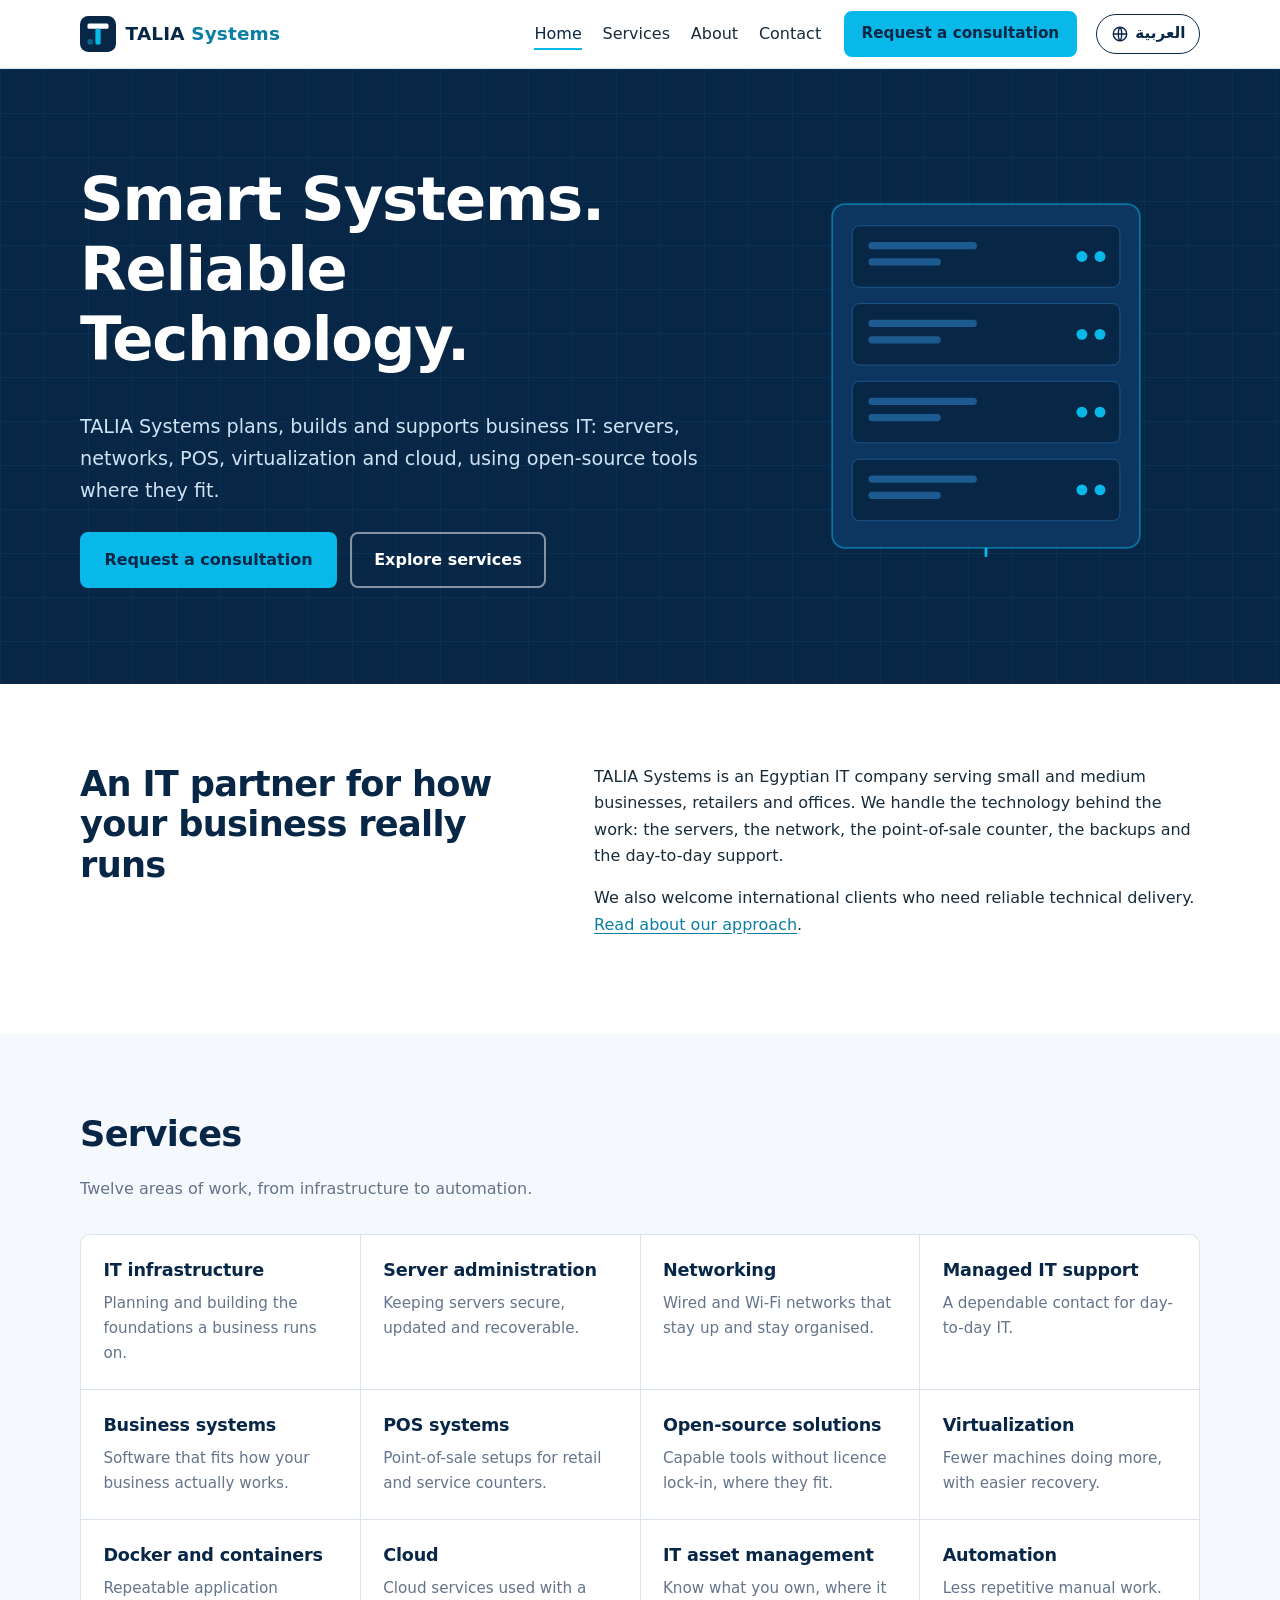
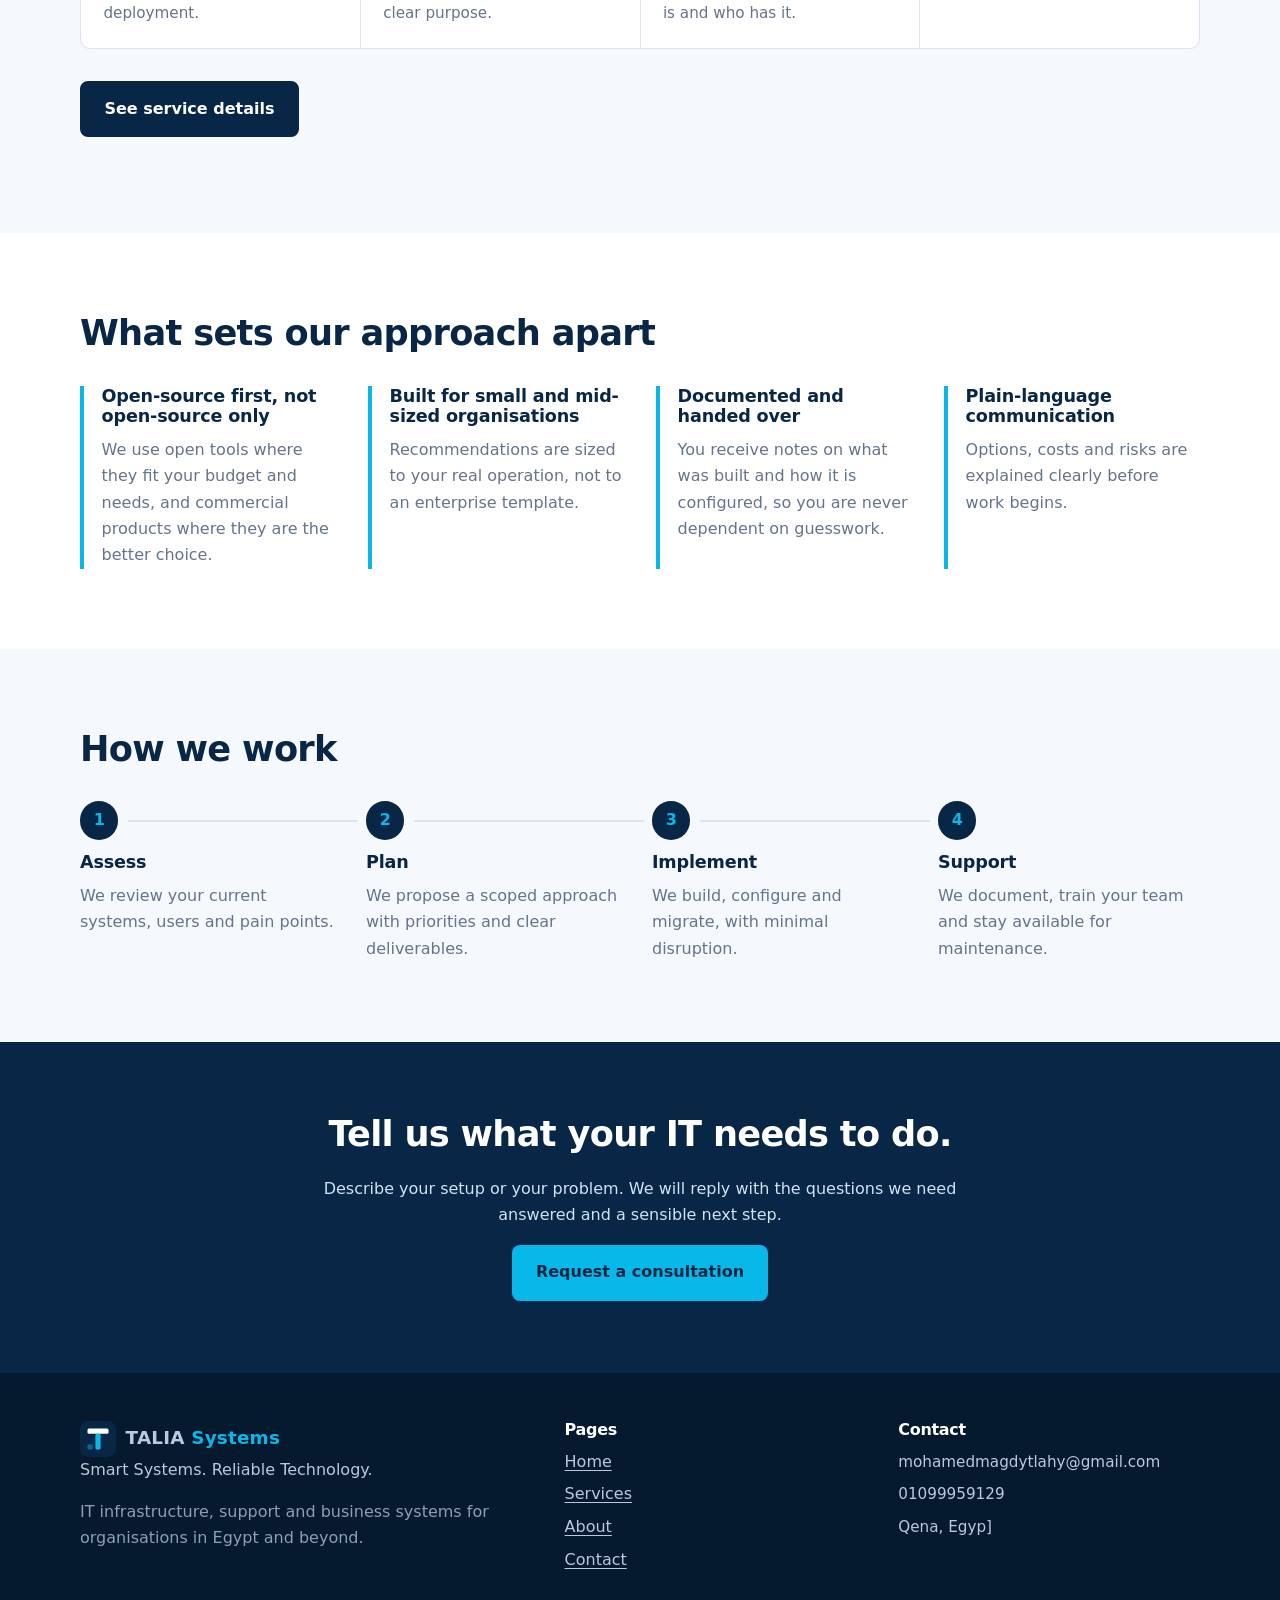
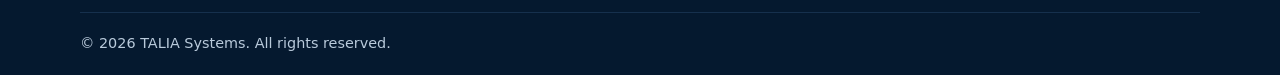
<file: index.html>
<!DOCTYPE html>
<html lang="en"><head><meta charset="utf-8"><meta name="viewport" content="width=device-width,initial-scale=1">
<title>TALIA Systems: Smart Systems. Reliable Technology.</title><meta name="description" content="TALIA Systems provides IT infrastructure, server administration, networking, managed support, POS, virtualization, cloud and automation for businesses in Egypt."><meta name="theme-color" content="#082747">
<link rel="icon" href="assets/favicon.svg" type="image/svg+xml">
<meta property="og:type" content="website"><meta property="og:site_name" content="TALIA Systems"><meta property="og:title" content="TALIA Systems: Smart Systems. Reliable Technology."><meta property="og:description" content="TALIA Systems provides IT infrastructure, server administration, networking, managed support, POS, virtualization, cloud and automation for businesses in Egypt."><meta property="og:image" content="assets/images/og-image.svg"><meta name="twitter:card" content="summary_large_image">
<link rel="stylesheet" href="assets/css/style.css"><script src="assets/js/main.js" defer></script></head>
<body class=""><a class="skip" href="#main">Skip to content</a>
<header class="top"><div class="wrap bar"><a class="brand" href="index.html" aria-label="TALIA Systems home"><svg class="mark" viewBox="0 0 48 48" aria-hidden="true" focusable="false"><rect width="48" height="48" rx="11" fill="#082747"/><rect x="10" y="10" width="28" height="7" rx="2" fill="#fff"/><rect x="20.5" y="17" width="7" height="21" rx="2" fill="#08B8E8"/><rect x="10" y="31" width="7" height="7" rx="2" fill="#08B8E8" opacity=".45"/></svg><span>TALIA <b>Systems</b></span></a>
<button class="burger" aria-expanded="false" aria-controls="menu"><span class="sr">Menu</span><i></i><i></i><i></i></button>
<nav id="menu" class="menu" aria-label="Main"><ul><li><a href="index.html" aria-current="page">Home</a></li><li><a href="services.html">Services</a></li><li><a href="about.html">About</a></li><li><a href="contact.html">Contact</a></li></ul><a class="btn btn-s" href="contact.html">Request a consultation</a></nav></div></header>
<main id="main"><section class="hero"><div class="wrap hgrid"><div><h1>Smart Systems.<br>Reliable Technology.</h1><p class="lead">TALIA Systems plans, builds and supports business IT: servers, networks, POS, virtualization and cloud, using open-source tools where they fit.</p><div class="acts"><a class="btn" href="contact.html">Request a consultation</a><a class="btn btn-g" href="services.html">Explore services</a></div></div><svg class="rack" viewBox="0 0 420 400" role="img" aria-label="Illustration of a server rack with status lights"><rect x="40" y="10" width="340" height="380" rx="14" fill="#0c3560" stroke="#08B8E8" stroke-opacity=".5" stroke-width="2"/><g><rect x="62" y="34" width="296" height="68" rx="8" fill="#082747" stroke="#1d5a8f"/><rect x="80" y="52" width="120" height="8" rx="4" fill="#1d5a8f"/><rect x="80" y="70" width="80" height="8" rx="4" fill="#1d5a8f"/><circle class="led l0" cx="316" cy="68" r="6" fill="#08B8E8"/><circle class="led l2" cx="336" cy="68" r="6" fill="#08B8E8"/></g><g><rect x="62" y="120" width="296" height="68" rx="8" fill="#082747" stroke="#1d5a8f"/><rect x="80" y="138" width="120" height="8" rx="4" fill="#1d5a8f"/><rect x="80" y="156" width="80" height="8" rx="4" fill="#1d5a8f"/><circle class="led l1" cx="316" cy="154" r="6" fill="#08B8E8"/><circle class="led l3" cx="336" cy="154" r="6" fill="#08B8E8"/></g><g><rect x="62" y="206" width="296" height="68" rx="8" fill="#082747" stroke="#1d5a8f"/><rect x="80" y="224" width="120" height="8" rx="4" fill="#1d5a8f"/><rect x="80" y="242" width="80" height="8" rx="4" fill="#1d5a8f"/><circle class="led l2" cx="316" cy="240" r="6" fill="#08B8E8"/><circle class="led l0" cx="336" cy="240" r="6" fill="#08B8E8"/></g><g><rect x="62" y="292" width="296" height="68" rx="8" fill="#082747" stroke="#1d5a8f"/><rect x="80" y="310" width="120" height="8" rx="4" fill="#1d5a8f"/><rect x="80" y="328" width="80" height="8" rx="4" fill="#1d5a8f"/><circle class="led l3" cx="316" cy="326" r="6" fill="#08B8E8"/><circle class="led l1" cx="336" cy="326" r="6" fill="#08B8E8"/></g><path d="M210 390v10" stroke="#08B8E8" stroke-width="3"/></svg></div></section>
<section class="sec"><div class="wrap two"><div><h2>An IT partner for how your business really runs</h2></div><div><p>TALIA Systems is an Egyptian IT company serving small and medium businesses, retailers and offices. We handle the technology behind the work: the servers, the network, the point-of-sale counter, the backups and the day-to-day support.</p><p>We also welcome international clients who need reliable technical delivery. <a href="about.html">Read about our approach</a>.</p></div></div></section>
<section class="sec alt"><div class="wrap"><h2>Services</h2><p class="sub">Twelve areas of work, from infrastructure to automation.</p><ul class="cards"><li><h3><a href="services.html#infrastructure">IT infrastructure</a></h3><p>Planning and building the foundations a business runs on.</p></li><li><h3><a href="services.html#servers">Server administration</a></h3><p>Keeping servers secure, updated and recoverable.</p></li><li><h3><a href="services.html#networking">Networking</a></h3><p>Wired and Wi-Fi networks that stay up and stay organised.</p></li><li><h3><a href="services.html#managed-it">Managed IT support</a></h3><p>A dependable contact for day-to-day IT.</p></li><li><h3><a href="services.html#business-systems">Business systems</a></h3><p>Software that fits how your business actually works.</p></li><li><h3><a href="services.html#pos">POS systems</a></h3><p>Point-of-sale setups for retail and service counters.</p></li><li><h3><a href="services.html#open-source">Open-source solutions</a></h3><p>Capable tools without licence lock-in, where they fit.</p></li><li><h3><a href="services.html#virtualization">Virtualization</a></h3><p>Fewer machines doing more, with easier recovery.</p></li><li><h3><a href="services.html#docker">Docker and containers</a></h3><p>Repeatable application deployment.</p></li><li><h3><a href="services.html#cloud">Cloud</a></h3><p>Cloud services used with a clear purpose.</p></li><li><h3><a href="services.html#asset-management">IT asset management</a></h3><p>Know what you own, where it is and who has it.</p></li><li><h3><a href="services.html#automation">Automation</a></h3><p>Less repetitive manual work.</p></li></ul><p class="more"><a class="btn btn-d" href="services.html">See service details</a></p></div></section>
<section class="sec"><div class="wrap"><h2>What sets our approach apart</h2><ul class="diff"><li><h3>Open-source first, not open-source only</h3><p>We use open tools where they fit your budget and needs, and commercial products where they are the better choice.</p></li><li><h3>Built for small and mid-sized organisations</h3><p>Recommendations are sized to your real operation, not to an enterprise template.</p></li><li><h3>Documented and handed over</h3><p>You receive notes on what was built and how it is configured, so you are never dependent on guesswork.</p></li><li><h3>Plain-language communication</h3><p>Options, costs and risks are explained clearly before work begins.</p></li></ul></div></section>
<section class="sec alt"><div class="wrap"><h2>How we work</h2><ol class="steps"><li><h3>Assess</h3><p>We review your current systems, users and pain points.</p></li><li><h3>Plan</h3><p>We propose a scoped approach with priorities and clear deliverables.</p></li><li><h3>Implement</h3><p>We build, configure and migrate, with minimal disruption.</p></li><li><h3>Support</h3><p>We document, train your team and stay available for maintenance.</p></li></ol></div></section><section class="cta"><div class="wrap"><h2>Tell us what your IT needs to do.</h2><p>Describe your setup or your problem. We will reply with the questions we need answered and a sensible next step.</p><a class="btn" href="contact.html">Request a consultation</a></div></section></main><footer class="foot"><div class="wrap fgrid"><div><a class="brand brand-l" href="index.html"><svg class="mark" viewBox="0 0 48 48" aria-hidden="true" focusable="false"><rect width="48" height="48" rx="11" fill="#082747"/><rect x="10" y="10" width="28" height="7" rx="2" fill="#fff"/><rect x="20.5" y="17" width="7" height="21" rx="2" fill="#08B8E8"/><rect x="10" y="31" width="7" height="7" rx="2" fill="#08B8E8" opacity=".45"/></svg><span>TALIA <b>Systems</b></span></a><p>Smart Systems. Reliable Technology.</p><p class="mut">IT infrastructure, support and business systems for organisations in Egypt and beyond.</p></div>
<nav aria-label="Footer"><h2>Pages</h2><ul><li><a href="index.html">Home</a></li><li><a href="services.html">Services</a></li><li><a href="about.html">About</a></li><li><a href="contact.html">Contact</a></li></ul></nav>
<div><h2>Contact</h2><ul><li><span class="ph">mohamedmagdytlahy@gmail.com</span></li><li><span class="ph">01099959129</span></li><li><span class="ph">Qena, Egyp]</span></li></ul></div></div>
<div class="wrap legal">&copy; <span data-year>2026</span> TALIA Systems. All rights reserved.</div></footer></body></html>
</file>
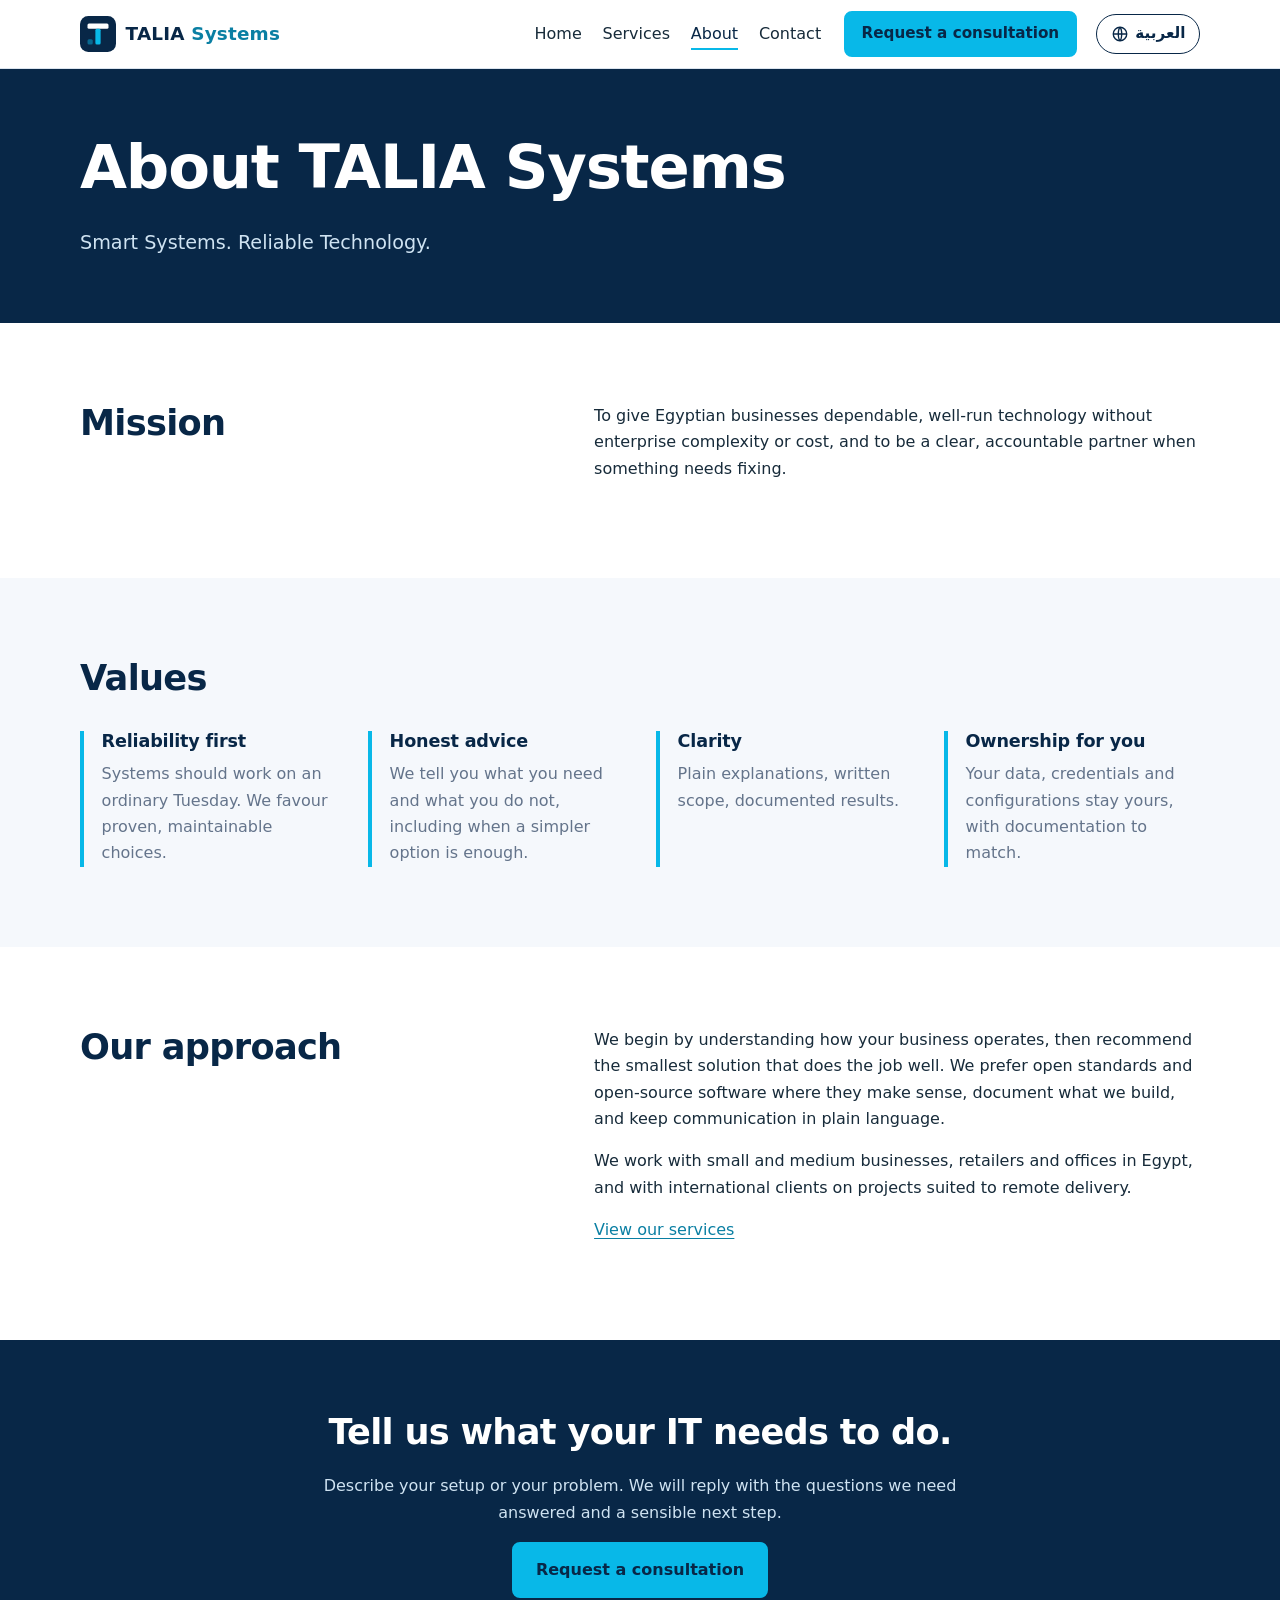
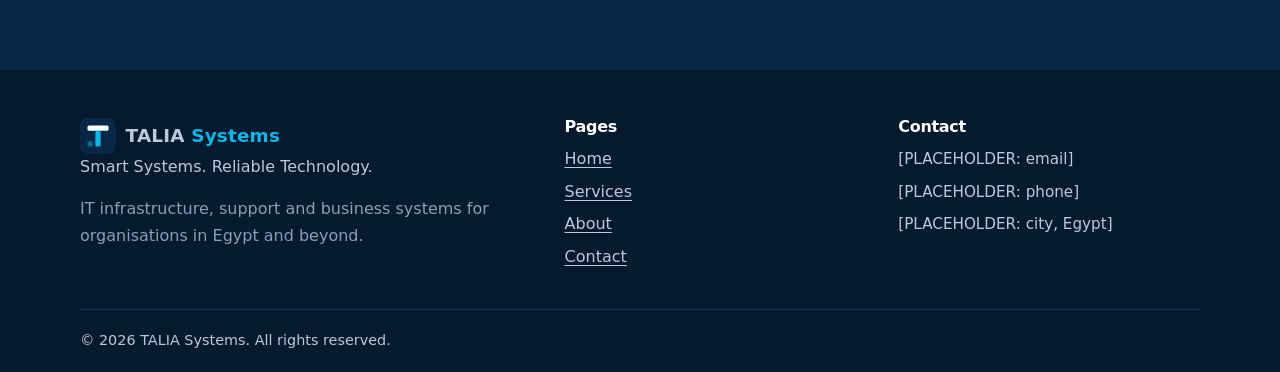
<file: about.html>
<!DOCTYPE html>
<html lang="en"><head><meta charset="utf-8"><meta name="viewport" content="width=device-width,initial-scale=1">
<title>About | TALIA Systems</title><meta name="description" content="TALIA Systems mission, values and approach: practical, documented and reliable IT for Egyptian businesses."><meta name="theme-color" content="#082747">
<link rel="icon" href="assets/favicon.svg" type="image/svg+xml">
<meta property="og:type" content="website"><meta property="og:site_name" content="TALIA Systems"><meta property="og:title" content="About | TALIA Systems"><meta property="og:description" content="TALIA Systems mission, values and approach: practical, documented and reliable IT for Egyptian businesses."><meta property="og:image" content="assets/images/og-image.svg"><meta name="twitter:card" content="summary_large_image">
<link rel="stylesheet" href="assets/css/style.css"><script src="assets/js/main.js" defer></script></head>
<body class=""><a class="skip" href="#main">Skip to content</a>
<header class="top"><div class="wrap bar"><a class="brand" href="index.html" aria-label="TALIA Systems home"><svg class="mark" viewBox="0 0 48 48" aria-hidden="true" focusable="false"><rect width="48" height="48" rx="11" fill="#082747"/><rect x="10" y="10" width="28" height="7" rx="2" fill="#fff"/><rect x="20.5" y="17" width="7" height="21" rx="2" fill="#08B8E8"/><rect x="10" y="31" width="7" height="7" rx="2" fill="#08B8E8" opacity=".45"/></svg><span>TALIA <b>Systems</b></span></a>
<button class="burger" aria-expanded="false" aria-controls="menu"><span class="sr">Menu</span><i></i><i></i><i></i></button>
<nav id="menu" class="menu" aria-label="Main"><ul><li><a href="index.html">Home</a></li><li><a href="services.html">Services</a></li><li><a href="about.html" aria-current="page">About</a></li><li><a href="contact.html">Contact</a></li></ul><a class="btn btn-s" href="contact.html">Request a consultation</a></nav></div></header>
<main id="main"><section class="phead"><div class="wrap"><h1>About TALIA Systems</h1><p class="lead">Smart Systems. Reliable Technology.</p></div></section>
<section class="sec"><div class="wrap two"><div><h2>Mission</h2></div><div><p>To give Egyptian businesses dependable, well-run technology without enterprise complexity or cost, and to be a clear, accountable partner when something needs fixing.</p></div></div></section>
<section class="sec alt"><div class="wrap"><h2>Values</h2><ul class="diff"><li><h3>Reliability first</h3><p>Systems should work on an ordinary Tuesday. We favour proven, maintainable choices.</p></li><li><h3>Honest advice</h3><p>We tell you what you need and what you do not, including when a simpler option is enough.</p></li><li><h3>Clarity</h3><p>Plain explanations, written scope, documented results.</p></li><li><h3>Ownership for you</h3><p>Your data, credentials and configurations stay yours, with documentation to match.</p></li></ul></div></section>
<section class="sec"><div class="wrap two"><div><h2>Our approach</h2></div><div><p>We begin by understanding how your business operates, then recommend the smallest solution that does the job well. We prefer open standards and open-source software where they make sense, document what we build, and keep communication in plain language.</p><p>We work with small and medium businesses, retailers and offices in Egypt, and with international clients on projects suited to remote delivery.</p><p><a href="services.html">View our services</a></p></div></div></section><section class="cta"><div class="wrap"><h2>Tell us what your IT needs to do.</h2><p>Describe your setup or your problem. We will reply with the questions we need answered and a sensible next step.</p><a class="btn" href="contact.html">Request a consultation</a></div></section></main><footer class="foot"><div class="wrap fgrid"><div><a class="brand brand-l" href="index.html"><svg class="mark" viewBox="0 0 48 48" aria-hidden="true" focusable="false"><rect width="48" height="48" rx="11" fill="#082747"/><rect x="10" y="10" width="28" height="7" rx="2" fill="#fff"/><rect x="20.5" y="17" width="7" height="21" rx="2" fill="#08B8E8"/><rect x="10" y="31" width="7" height="7" rx="2" fill="#08B8E8" opacity=".45"/></svg><span>TALIA <b>Systems</b></span></a><p>Smart Systems. Reliable Technology.</p><p class="mut">IT infrastructure, support and business systems for organisations in Egypt and beyond.</p></div>
<nav aria-label="Footer"><h2>Pages</h2><ul><li><a href="index.html">Home</a></li><li><a href="services.html">Services</a></li><li><a href="about.html">About</a></li><li><a href="contact.html">Contact</a></li></ul></nav>
<div><h2>Contact</h2><ul><li><span class="ph">[PLACEHOLDER: email]</span></li><li><span class="ph">[PLACEHOLDER: phone]</span></li><li><span class="ph">[PLACEHOLDER: city, Egypt]</span></li></ul></div></div>
<div class="wrap legal">&copy; <span data-year>2026</span> TALIA Systems. All rights reserved.</div></footer></body></html>
</file>
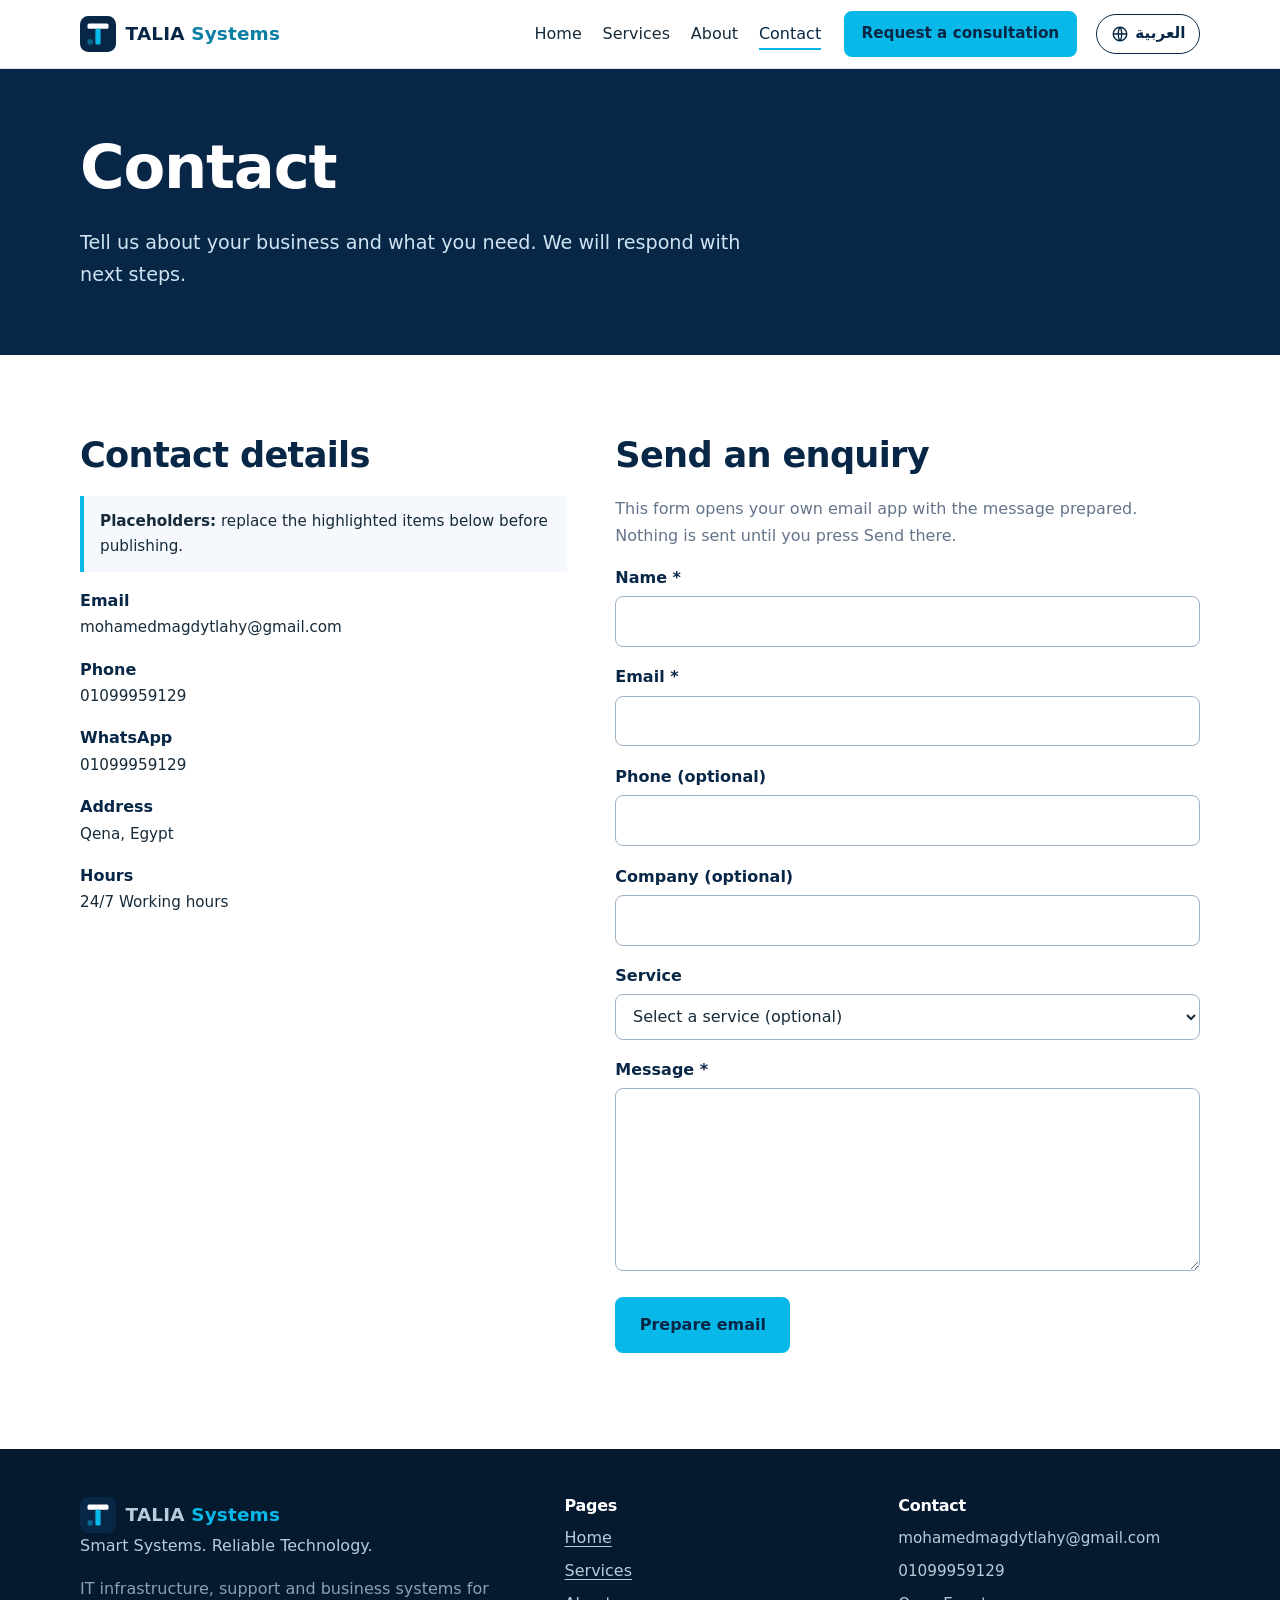
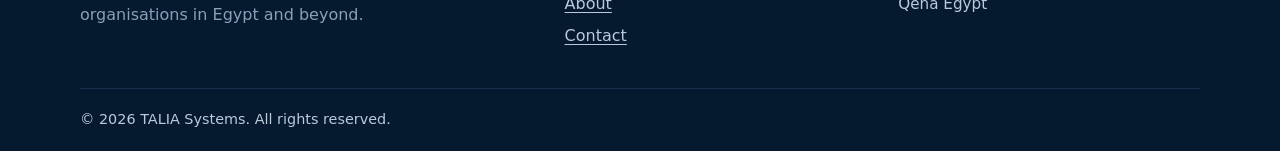
<file: contact.html>
<!DOCTYPE html>
<html lang="en"><head><meta charset="utf-8"><meta name="viewport" content="width=device-width,initial-scale=1">
<title>Contact | TALIA Systems</title><meta name="description" content="Contact TALIA Systems to discuss IT infrastructure, support, POS, cloud and automation for your business."><meta name="theme-color" content="#082747">
<link rel="icon" href="assets/favicon.svg" type="image/svg+xml">
<meta property="og:type" content="website"><meta property="og:site_name" content="TALIA Systems"><meta property="og:title" content="Contact | TALIA Systems"><meta property="og:description" content="Contact TALIA Systems to discuss IT infrastructure, support, POS, cloud and automation for your business."><meta property="og:image" content="assets/images/og-image.svg"><meta name="twitter:card" content="summary_large_image">
<link rel="stylesheet" href="assets/css/style.css"><script src="assets/js/main.js" defer></script></head>
<body class=""><a class="skip" href="#main">Skip to content</a>
<header class="top"><div class="wrap bar"><a class="brand" href="index.html" aria-label="TALIA Systems home"><svg class="mark" viewBox="0 0 48 48" aria-hidden="true" focusable="false"><rect width="48" height="48" rx="11" fill="#082747"/><rect x="10" y="10" width="28" height="7" rx="2" fill="#fff"/><rect x="20.5" y="17" width="7" height="21" rx="2" fill="#08B8E8"/><rect x="10" y="31" width="7" height="7" rx="2" fill="#08B8E8" opacity=".45"/></svg><span>TALIA <b>Systems</b></span></a>
<button class="burger" aria-expanded="false" aria-controls="menu"><span class="sr">Menu</span><i></i><i></i><i></i></button>
<nav id="menu" class="menu" aria-label="Main"><ul><li><a href="index.html">Home</a></li><li><a href="services.html">Services</a></li><li><a href="about.html">About</a></li><li><a href="contact.html" aria-current="page">Contact</a></li></ul><a class="btn btn-s" href="contact.html">Request a consultation</a></nav></div></header>
<main id="main"><section class="phead"><div class="wrap"><h1>Contact</h1><p class="lead">Tell us about your business and what you need. We will respond with next steps.</p></div></section>
<section class="sec"><div class="wrap cgrid"><div><h2>Contact details</h2><p class="note"><strong>Placeholders:</strong> replace the highlighted items below before publishing.</p><dl class="det"><dt>Email</dt><dd><span class="ph">mohamedmagdytlahy@gmail.com</span></dd><dt>Phone</dt><dd><span class="ph">01099959129</span></dd><dt>WhatsApp</dt><dd><span class="ph">01099959129</span></dd><dt>Address</dt><dd><span class="ph">Qena, Egypt</span></dd><dt>Hours</dt><dd><span class="ph">24/7 Working hours</span></dd></dl></div>
<div><h2>Send an enquiry</h2><p class="mut">This form opens your own email app with the message prepared. Nothing is sent until you press Send there.</p>
<form id="cform" novalidate data-email="info@your-domain.example"><div class="fld"><label for="name">Name <span aria-hidden="true">*</span></label><input id="name" name="name" autocomplete="name" required><span class="err" id="e-name"></span></div>
<div class="fld"><label for="email">Email <span aria-hidden="true">*</span></label><input id="email" name="email" type="email" autocomplete="email" required><span class="err" id="e-email"></span></div>
<div class="fld"><label for="phone">Phone (optional)</label><input id="phone" name="phone" type="tel" autocomplete="tel"></div>
<div class="fld"><label for="company">Company (optional)</label><input id="company" name="company" autocomplete="organization"></div>
<div class="fld"><label for="service">Service</label><select id="service" name="service"><option value="">Select a service (optional)</option><option value="infrastructure">IT infrastructure</option><option value="servers">Server administration</option><option value="networking">Networking</option><option value="managed-it">Managed IT support</option><option value="business-systems">Business systems</option><option value="pos">POS systems</option><option value="open-source">Open-source solutions</option><option value="virtualization">Virtualization</option><option value="docker">Docker and containers</option><option value="cloud">Cloud</option><option value="asset-management">IT asset management</option><option value="automation">Automation</option><option value="other">Other / not sure</option></select></div>
<div class="fld"><label for="message">Message <span aria-hidden="true">*</span></label><textarea id="message" name="message" rows="6" required minlength="10"></textarea><span class="err" id="e-message"></span></div>
<button class="btn" type="submit">Prepare email</button><div id="fstatus" role="status" aria-live="polite"></div></form></div></div></section></main><footer class="foot"><div class="wrap fgrid"><div><a class="brand brand-l" href="index.html"><svg class="mark" viewBox="0 0 48 48" aria-hidden="true" focusable="false"><rect width="48" height="48" rx="11" fill="#082747"/><rect x="10" y="10" width="28" height="7" rx="2" fill="#fff"/><rect x="20.5" y="17" width="7" height="21" rx="2" fill="#08B8E8"/><rect x="10" y="31" width="7" height="7" rx="2" fill="#08B8E8" opacity=".45"/></svg><span>TALIA <b>Systems</b></span></a><p>Smart Systems. Reliable Technology.</p><p class="mut">IT infrastructure, support and business systems for organisations in Egypt and beyond.</p></div>
<nav aria-label="Footer"><h2>Pages</h2><ul><li><a href="index.html">Home</a></li><li><a href="services.html">Services</a></li><li><a href="about.html">About</a></li><li><a href="contact.html">Contact</a></li></ul></nav>
<div><h2>Contact</h2><ul><li><span class="ph">mohamedmagdytlahy@gmail.com</span></li><li><span class="ph">01099959129</span></li><li><span class="ph">Qena Egypt</span></li></ul></div></div>
<div class="wrap legal">&copy; <span data-year>2026</span> TALIA Systems. All rights reserved.</div></footer></body></html>
</file>
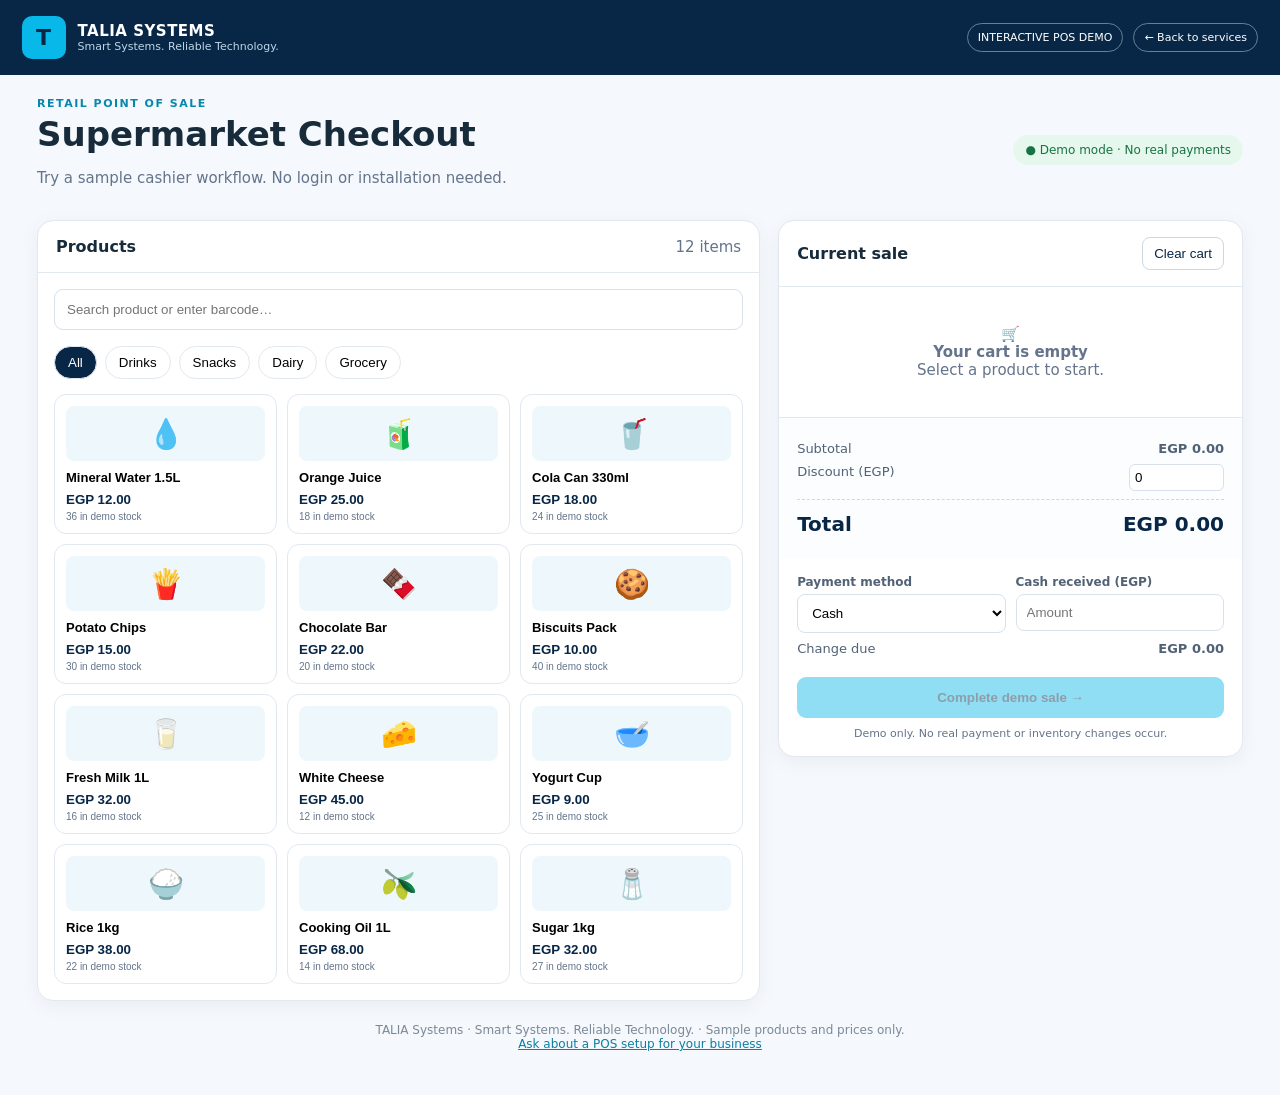
<file: pos-demo.html>
<!doctype html>
<html lang="en">
<head>
<meta charset="utf-8"><meta name="viewport" content="width=device-width,initial-scale=1">
<title>POS Demo | TALIA Systems</title>
<meta name="description" content="Try a sample supermarket checkout built by TALIA Systems. Demo only: sample products, no real payments.">
<link rel="icon" href="assets/favicon.svg" type="image/svg+xml">
<style>
:root{--navy:#082747;--cyan:#08B8E8;--bg:#F5F8FC;--ink:#172B3A;--muted:#64748B;--line:#e1e8f0}
*{box-sizing:border-box}body{margin:0;background:var(--bg);color:var(--ink);font:15px system-ui,Arial,sans-serif}.top{background:var(--navy);color:white;padding:16px 22px;display:flex;justify-content:space-between;align-items:center}.brand{display:flex;align-items:center;gap:12px;font-weight:800;letter-spacing:.5px}.logo{background:var(--cyan);color:var(--navy);border-radius:10px;padding:9px 14px;font-size:22px}.tag{font-size:11px;color:#bdd7e8;font-weight:400;letter-spacing:0}.pill{border:1px solid #668096;border-radius:20px;padding:7px 10px;font-size:11px}.wrap{max-width:1250px;margin:auto;padding:22px}.intro{display:flex;justify-content:space-between;align-items:center;gap:16px;margin-bottom:18px}.intro h1{margin:4px 0;font-size:clamp(24px,4vw,34px)}.intro p,.muted{color:var(--muted)}.eyebrow{color:#0787ac;font-size:11px;font-weight:800;letter-spacing:1.5px}.status{background:#e6f8ed;color:#187342;padding:8px 12px;border-radius:20px;font-size:12px;white-space:nowrap}.layout{display:grid;grid-template-columns:1.4fr .9fr;gap:18px;align-items:start}.panel{background:white;border:1px solid var(--line);border-radius:16px;overflow:hidden;box-shadow:0 5px 20px #0827470d}.head{padding:16px 18px;border-bottom:1px solid var(--line);display:flex;justify-content:space-between;align-items:center}.head h2{font-size:16px;margin:0}.search{width:calc(100% - 32px);margin:16px;border:1px solid #d7e1ec;border-radius:9px;padding:12px}.cats{display:flex;gap:8px;overflow:auto;padding:0 16px 15px}.cat{white-space:nowrap;border:1px solid var(--line);background:white;border-radius:30px;padding:8px 13px;cursor:pointer}.cat.active{background:var(--navy);color:white}.products{padding:0 16px 16px;display:grid;grid-template-columns:repeat(3,minmax(0,1fr));gap:10px}.product{background:white;border:1px solid var(--line);border-radius:12px;padding:11px;text-align:left;cursor:pointer}.product:hover{border-color:var(--cyan);box-shadow:0 4px 14px #08274712}.emoji{height:55px;background:#eef8fc;border-radius:8px;display:grid;place-items:center;font-size:29px;margin-bottom:9px}.pname{font-size:13px;font-weight:700}.price{font-weight:800;color:var(--navy);margin-top:7px}.stock{font-size:10px;color:var(--muted);margin-top:4px}.cart{padding:0 17px}.cartrow{padding:13px 0;border-bottom:1px solid #edf1f5;display:grid;grid-template-columns:1fr auto;gap:8px}.item{font-size:13px;font-weight:700}.qty{display:flex;gap:8px;align-items:center;margin-top:8px}.qty button{width:25px;height:25px;border:1px solid var(--line);background:#f8fafc;border-radius:6px;cursor:pointer}.remove{border:0;background:none;color:#b91c1c;cursor:pointer}.empty{text-align:center;padding:38px 10px;color:var(--muted)}.summary{background:#fbfdff;border-top:1px solid var(--line);padding:15px 18px}.sum{display:flex;justify-content:space-between;margin:8px 0;color:#526276;font-size:13px}.total{border-top:1px dashed #ccd8e4;padding-top:12px;color:var(--navy);font-size:20px;font-weight:800}.checkout{padding:16px 18px}.fields{display:grid;grid-template-columns:1fr 1fr;gap:10px}.fieldlabel{display:block;font-size:12px;font-weight:700;margin-bottom:5px;color:#526276}.field{width:100%;padding:10px;border:1px solid #d7e1ec;border-radius:8px;background:white}.primary{background:var(--cyan);color:var(--navy);font-weight:800;border:0;border-radius:9px;padding:13px;width:100%;margin-top:13px;cursor:pointer}.primary:disabled{opacity:.45;cursor:not-allowed}.secondary{border:1px solid #cbd7e3;background:white;color:var(--navy);border-radius:8px;padding:8px 11px;cursor:pointer}.note{text-align:center;color:var(--muted);font-size:11px;margin-top:9px}.footer{text-align:center;color:#7b8998;font-size:12px;padding:22px}.toast{display:none;position:fixed;bottom:20px;left:50%;transform:translateX(-50%);background:var(--navy);color:white;padding:12px 18px;border-radius:10px}.backdrop{display:none;position:fixed;inset:0;background:#061b30a8;place-items:center;padding:15px}.modal{background:white;border-radius:15px;padding:22px;width:min(440px,100%)}.receipt{white-space:pre-wrap;background:#f8fafc;border:1px dashed #bac8d6;padding:15px;font:12px/1.6 monospace;margin:15px 0}.actions{display:flex;gap:10px}.actions>*{flex:1}@media(max-width:800px){.layout{grid-template-columns:1fr}.intro{align-items:flex-start;flex-direction:column}}@media(max-width:520px){.wrap{padding:12px}.products{grid-template-columns:repeat(2,minmax(0,1fr));padding:0 12px 12px}.search{width:calc(100% - 24px);margin:12px}.cats{padding:0 12px 12px}.head{padding:14px 12px}.cart,.checkout{padding-left:12px;padding-right:12px}.summary{padding:14px 12px}.pill{font-size:10px}}
</style></head>
<body>
<header class="top"><div class="brand"><span class="logo">T</span><div>TALIA SYSTEMS<div class="tag">Smart Systems. Reliable Technology.</div></div></div><div style="display:flex;gap:10px;align-items:center;flex-wrap:wrap"><span class="pill">INTERACTIVE POS DEMO</span><a class="pill" href="services.html#pos" style="color:#fff;text-decoration:none">&larr; Back to services</a></div></header>
<noscript><p style="padding:16px;text-align:center">This demo needs JavaScript. Please enable it to try the checkout.</p></noscript>
<main class="wrap"><div class="intro"><div><div class="eyebrow">RETAIL POINT OF SALE</div><h1>Supermarket Checkout</h1><p class="muted">Try a sample cashier workflow. No login or installation needed.</p></div><div class="status">● Demo mode · No real payments</div></div>
<div class="layout"><section class="panel"><div class="head"><h2>Products</h2><span class="muted" id="count">12 items</span></div><input class="search" id="search" placeholder="Search product or enter barcode…" aria-label="Search products"><div class="cats" id="cats"></div><div class="products" id="products"></div></section>
<section class="panel"><div class="head"><h2>Current sale</h2><button class="secondary" id="clear">Clear cart</button></div><div class="cart" id="cart"><div class="empty">🛒<br><b>Your cart is empty</b><br>Select a product to start.</div></div><div class="summary"><div class="sum"><span>Subtotal</span><b id="subtotal">EGP 0.00</b></div><div class="sum"><label for="discount">Discount (EGP)</label><input id="discount" type="number" min="0" value="0" style="width:95px;padding:5px;border:1px solid #d7e1ec;border-radius:6px"></div><div class="sum total"><span>Total</span><span id="total">EGP 0.00</span></div></div><div class="checkout"><div class="fields"><div><label class="fieldlabel" for="method">Payment method</label><select class="field" id="method"><option>Cash</option><option>Card (demo)</option><option>Wallet (demo)</option></select></div><div><label class="fieldlabel" for="cash">Cash received (EGP)</label><input class="field" id="cash" type="number" min="0" placeholder="Amount"></div></div><div class="sum"><span>Change due</span><b id="change">EGP 0.00</b></div><button class="primary" id="checkout" disabled>Complete demo sale →</button><div class="note">Demo only. No real payment or inventory changes occur.</div></div></section></div><div class="footer">TALIA Systems · Smart Systems. Reliable Technology. · Sample products and prices only.<br><a href="contact.html?service=pos" style="color:#0a7fa3">Ask about a POS setup for your business</a></div></main>
<div class="toast" id="toast" role="status"></div><div class="backdrop" id="backdrop" role="dialog" aria-modal="true"><div class="modal"><h2 style="margin:0;color:#082747">Sale completed!</h2><div class="muted">Sample receipt — demonstration only.</div><div class="receipt" id="receipt"></div><div class="actions"><button class="secondary" id="new">New sale</button><button class="primary" style="margin:0" id="print">Print receipt</button></div></div></div>
<script>
const items=[
[1,"Mineral Water 1.5L","Drinks",12,"622100100001","💧",36],[2,"Orange Juice","Drinks",25,"622100100002","🧃",18],[3,"Cola Can 330ml","Drinks",18,"622100100003","🥤",24],
[4,"Potato Chips","Snacks",15,"622100100004","🍟",30],[5,"Chocolate Bar","Snacks",22,"622100100005","🍫",20],[6,"Biscuits Pack","Snacks",10,"622100100006","🍪",40],
[7,"Fresh Milk 1L","Dairy",32,"622100100007","🥛",16],[8,"White Cheese","Dairy",45,"622100100008","🧀",12],[9,"Yogurt Cup","Dairy",9,"622100100009","🥣",25],
[10,"Rice 1kg","Grocery",38,"622100100010","🍚",22],[11,"Cooking Oil 1L","Grocery",68,"622100100011","🫒",14],[12,"Sugar 1kg","Grocery",32,"622100100012","🧂",27]];
const cats=["All","Drinks","Snacks","Dairy","Grocery"],cart=new Map();let active="All",receiptText="";
const $=id=>document.getElementById(id),money=n=>"EGP "+Number(n).toFixed(2);
function drawCats(){$("cats").innerHTML=cats.map(c=>`<button class="cat ${active===c?"active":""}" data-cat="${c}">${c}</button>`).join("");document.querySelectorAll("[data-cat]").forEach(b=>b.onclick=()=>{active=b.dataset.cat;drawCats();drawProducts()})}
function drawProducts(){let q=$("search").value.toLowerCase().trim(),list=items.filter(p=>(active==="All"||p[2]===active)&&(!q||p[1].toLowerCase().includes(q)||p[4].includes(q)));$("count").textContent=list.length+" items";$("products").innerHTML=list.map(p=>`<button class="product" data-add="${p[0]}"><div class="emoji">${p[5]}</div><div class="pname">${p[1]}</div><div class="price">${money(p[3])}</div><div class="stock">${p[6]} in demo stock</div></button>`).join("")||'<p class="muted">No products found.</p>';document.querySelectorAll("[data-add]").forEach(b=>b.onclick=()=>add(+b.dataset.add))}
function add(id){let p=items.find(x=>x[0]===id),r=cart.get(id)||{p,qty:0};if(r.qty>=p[6])return toast("Demo stock limit reached");r.qty++;cart.set(id,r);drawCart();toast(p[1]+" added")}
function qty(id,d){let r=cart.get(id);if(!r)return;r.qty+=d;if(r.qty<=0)cart.delete(id);else if(r.qty>r.p[6])r.qty=r.p[6];drawCart()}
function calc(){let sub=[...cart.values()].reduce((s,r)=>s+r.p[3]*r.qty,0),discount=Math.min(sub,Math.max(0,+$("discount").value||0));return{sub,discount,total:sub-discount}}
function drawCart(){let rows=[...cart.values()];$("cart").innerHTML=rows.length?rows.map(r=>`<div class="cartrow"><div><div class="item">${r.p[5]} ${r.p[1]}</div><div class="muted">${money(r.p[3])} each</div><div class="qty"><button data-q="${r.p[0]}" data-d="-1">−</button><b>${r.qty}</b><button data-q="${r.p[0]}" data-d="1">+</button><button class="remove" data-r="${r.p[0]}">Remove</button></div></div><b>${money(r.qty*r.p[3])}</b></div>`).join(""):'<div class="empty">🛒<br><b>Your cart is empty</b><br>Select a product to start.</div>';document.querySelectorAll("[data-q]").forEach(b=>b.onclick=()=>qty(+b.dataset.q,+b.dataset.d));document.querySelectorAll("[data-r]").forEach(b=>b.onclick=()=>{cart.delete(+b.dataset.r);drawCart()});let t=calc();$("subtotal").textContent=money(t.sub);$("total").textContent=money(t.total);updatePay()}
function updatePay(){let t=calc(),cash=Math.max(0,+$("cash").value||0),isCash=$("method").value==="Cash";$("cash").disabled=!isCash;if(!isCash)$("cash").value="";cash=Math.max(0,+$("cash").value||0);$("change").textContent=money(Math.max(0,cash-t.total));$("checkout").disabled=!cart.size||(isCash&&cash<t.total)}
function toast(s){$("toast").textContent=s;$("toast").style.display="block";clearTimeout(window.tt);window.tt=setTimeout(()=>$("toast").style.display="none",1800)}
function complete(){let t=calc(),cash=+$("cash").value||0,method=$("method").value;if(!cart.size||(method==="Cash"&&cash<t.total))return;let id="DEMO-"+String(Date.now()).slice(-6);receiptText=`          TALIA SYSTEMS\n       SUPERMARKET POS DEMO\n--------------------------------\nReceipt: ${id}\nDate: ${new Date().toLocaleString()}\n--------------------------------\n${[...cart.values()].map(r=>`${r.p[1]}\n ${r.qty} x ${money(r.p[3])} = ${money(r.qty*r.p[3])}`).join("\n")}\n--------------------------------\nSubtotal: ${money(t.sub)}\nDiscount: ${money(t.discount)}\nTOTAL:    ${money(t.total)}\nPayment: ${method}\n${method==="Cash"?"Received: "+money(cash)+"\nChange:   "+money(cash-t.total):"Payment simulated"}\n--------------------------------\n     DEMONSTRATION ONLY\n          Thank you!`; $("receipt").textContent=receiptText;$("backdrop").style.display="grid"}
function reset(){cart.clear();$("discount").value=0;$("cash").value="";$("method").value="Cash";$("backdrop").style.display="none";drawCart()}
$("search").oninput=drawProducts;$("discount").oninput=drawCart;$("cash").oninput=updatePay;$("method").onchange=updatePay;$("clear").onclick=()=>{cart.clear();drawCart();toast("Cart cleared")};$("checkout").onclick=complete;$("new").onclick=reset;
$("print").onclick=()=>{let w=window.open("","_blank","width=420,height=650");if(!w){toast("Allow pop-ups to print the sample receipt.");return}let safe=receiptText.replace(/&/g,"&amp;").replace(/</g,"&lt;").replace(/>/g,"&gt;");w.document.write("<title>Demo receipt</title><pre style='font:12px monospace;white-space:pre-wrap'>"+safe+"</pre>");w.document.close();w.print()};
drawCats();drawProducts();drawCart();
</script></body></html>
</file>
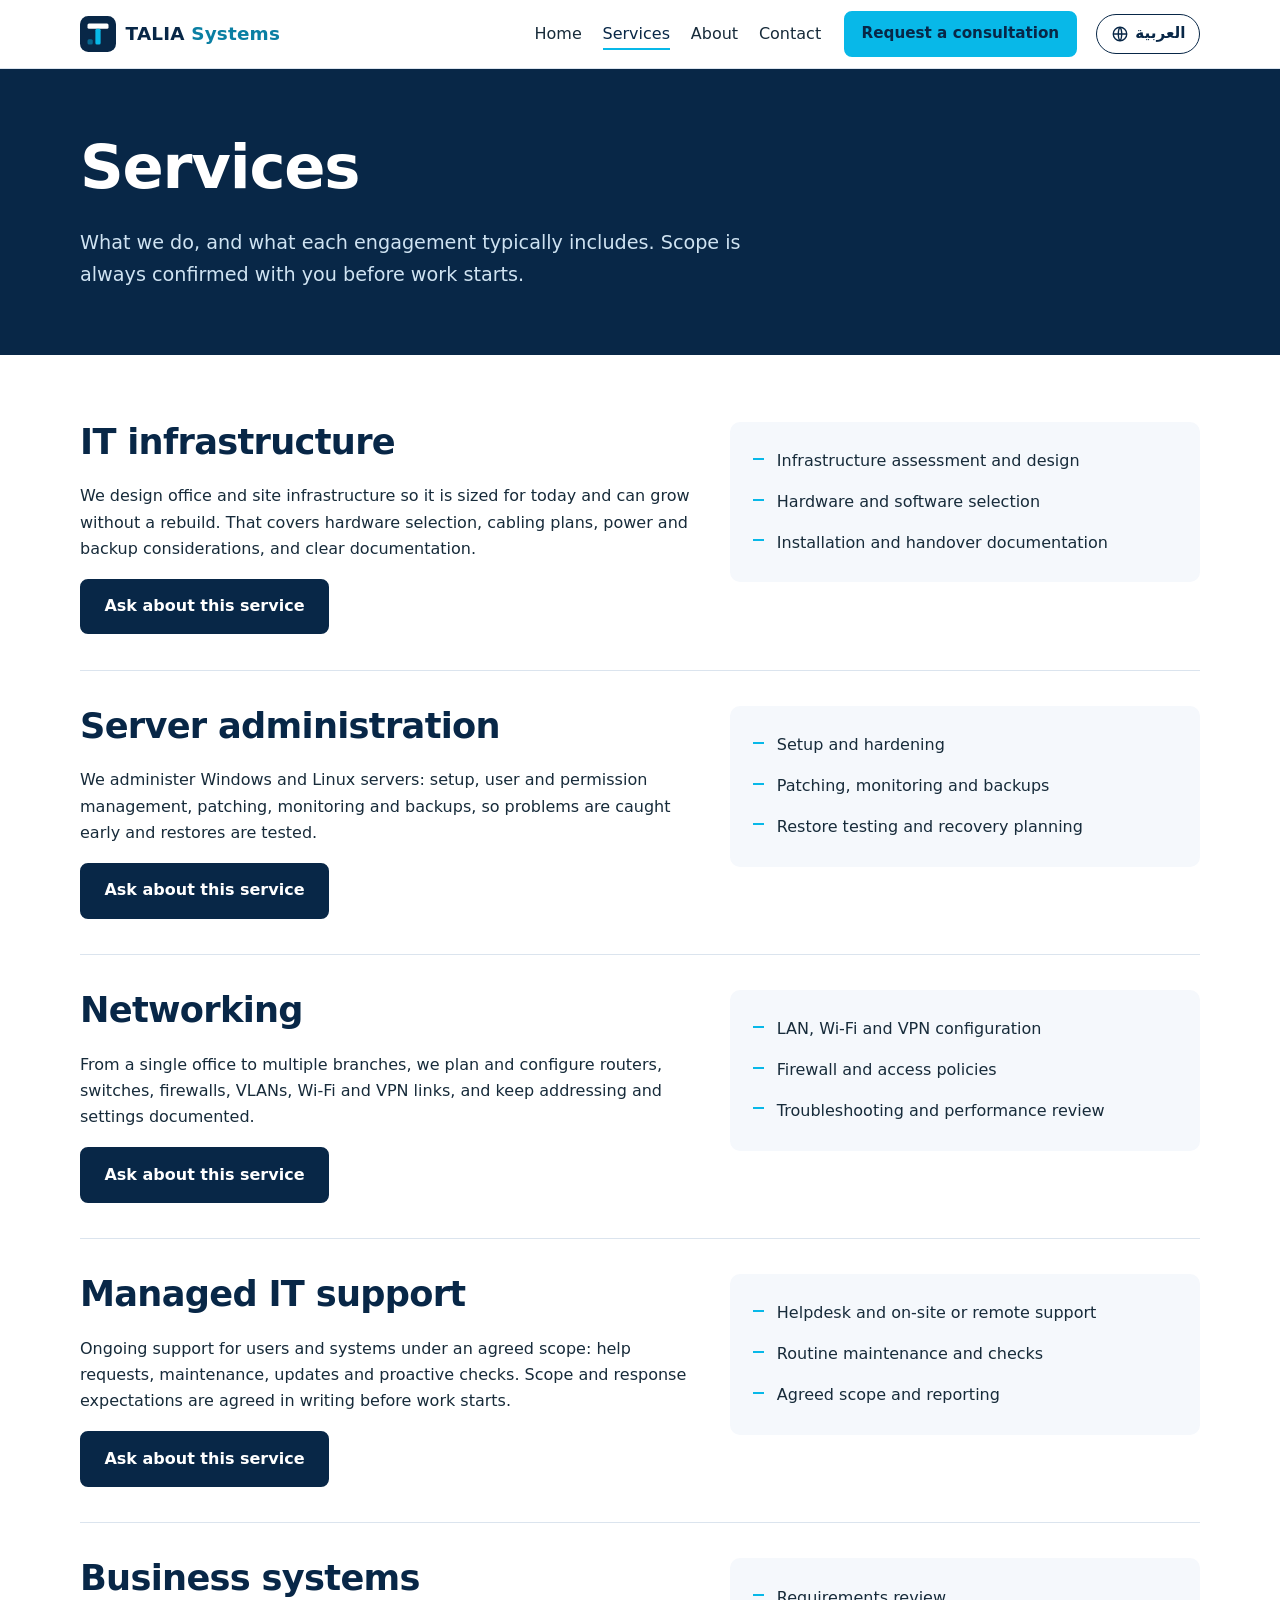
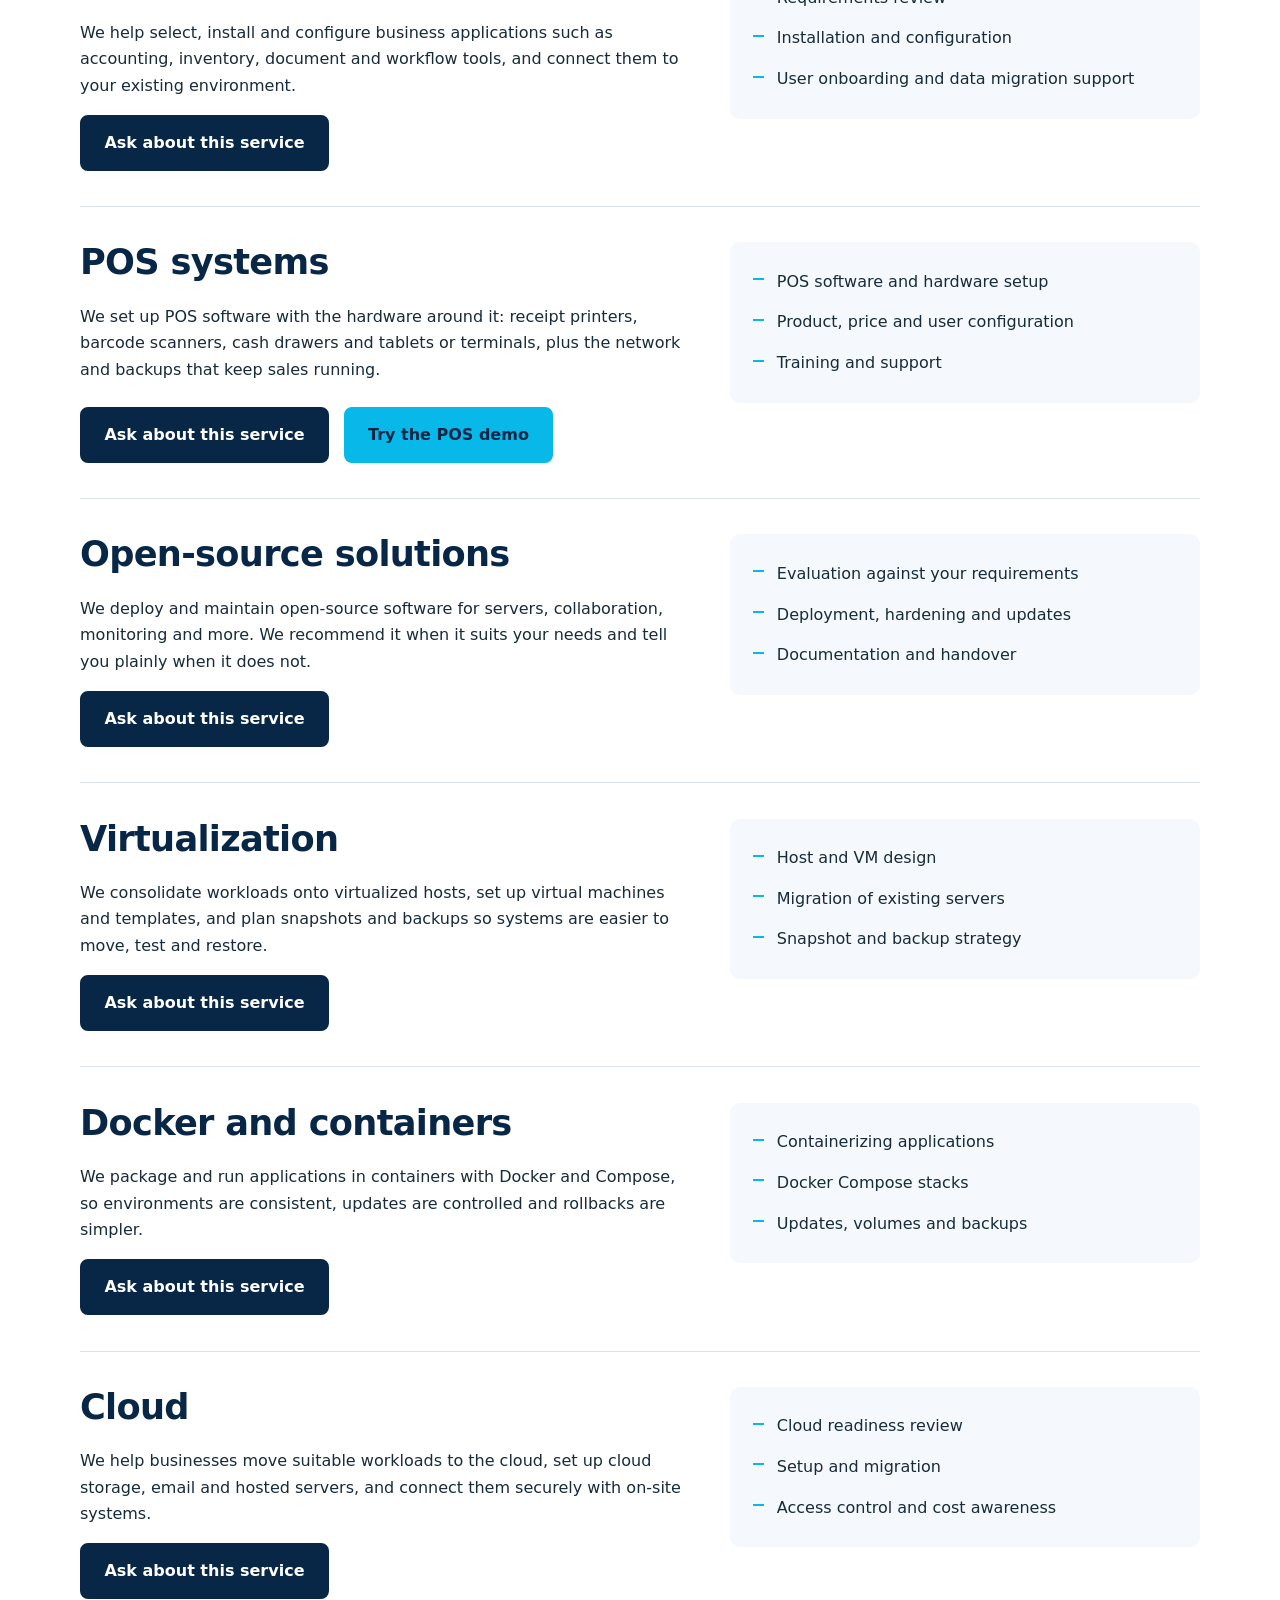
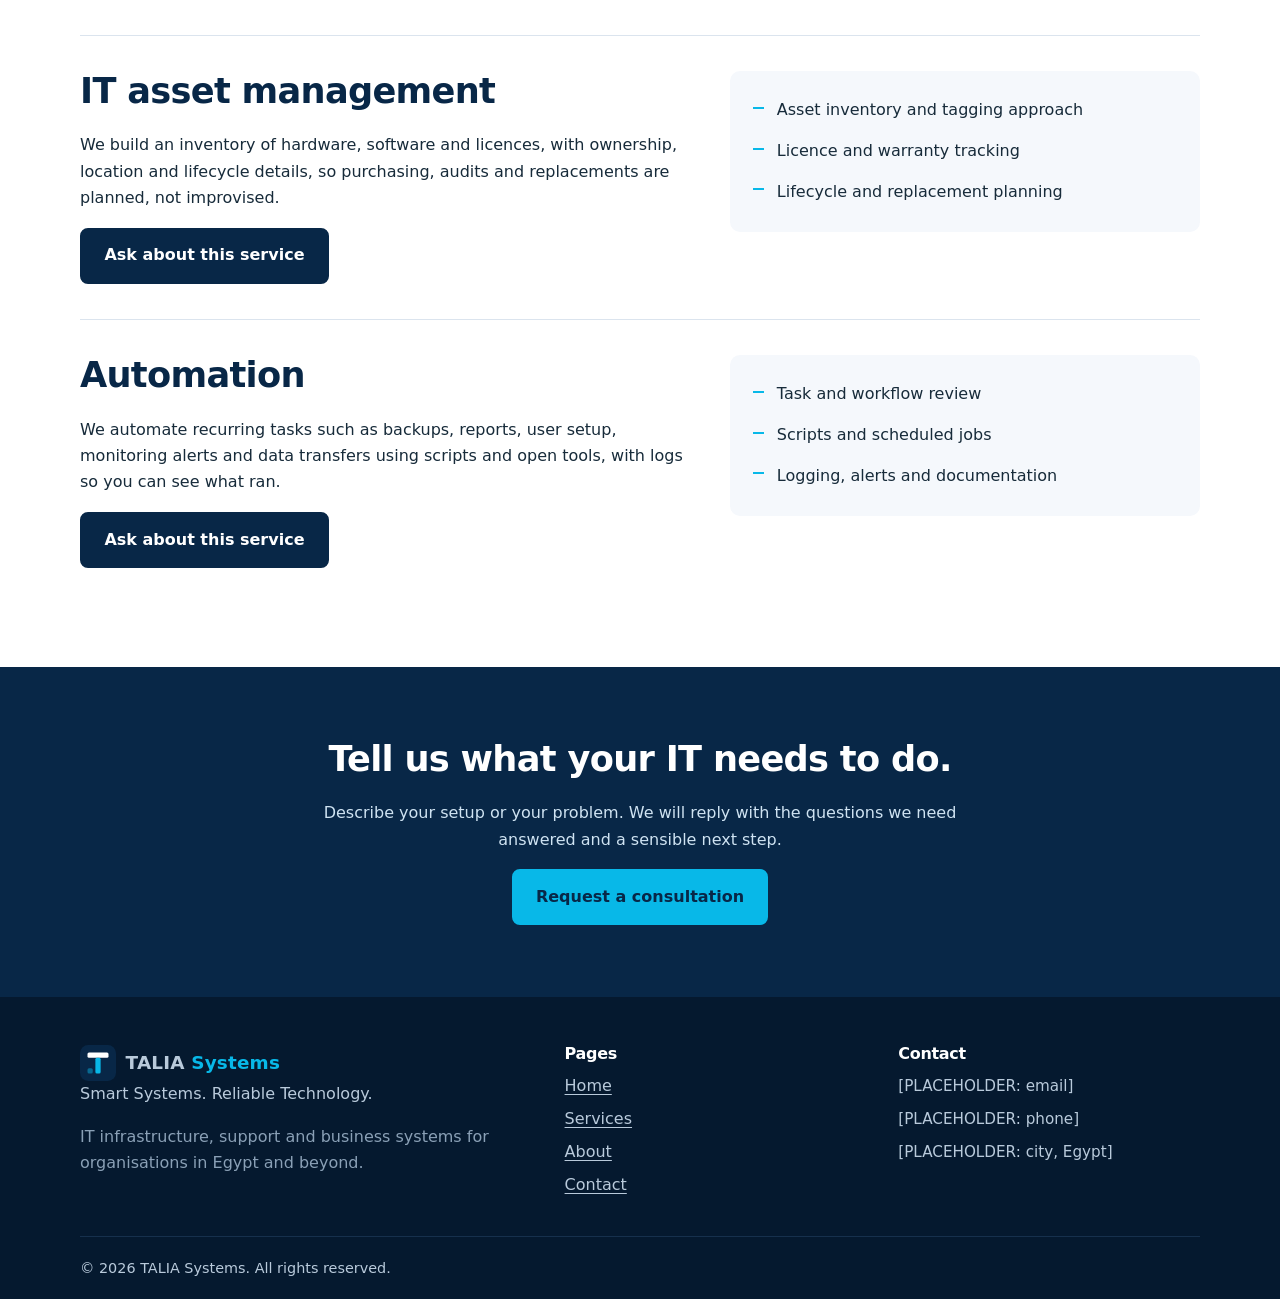
<file: services.html>
<!DOCTYPE html>
<html lang="en"><head><meta charset="utf-8"><meta name="viewport" content="width=device-width,initial-scale=1">
<title>Services | TALIA Systems</title><meta name="description" content="Detailed IT services from TALIA Systems: infrastructure, servers, networking, managed support, POS, virtualization, Docker, cloud, asset management and automation."><meta name="theme-color" content="#082747">
<link rel="icon" href="assets/favicon.svg" type="image/svg+xml">
<meta property="og:type" content="website"><meta property="og:site_name" content="TALIA Systems"><meta property="og:title" content="Services | TALIA Systems"><meta property="og:description" content="Detailed IT services from TALIA Systems: infrastructure, servers, networking, managed support, POS, virtualization, Docker, cloud, asset management and automation."><meta property="og:image" content="assets/images/og-image.svg"><meta name="twitter:card" content="summary_large_image">
<link rel="stylesheet" href="assets/css/style.css"><script src="assets/js/main.js" defer></script></head>
<body class=""><a class="skip" href="#main">Skip to content</a>
<header class="top"><div class="wrap bar"><a class="brand" href="index.html" aria-label="TALIA Systems home"><svg class="mark" viewBox="0 0 48 48" aria-hidden="true" focusable="false"><rect width="48" height="48" rx="11" fill="#082747"/><rect x="10" y="10" width="28" height="7" rx="2" fill="#fff"/><rect x="20.5" y="17" width="7" height="21" rx="2" fill="#08B8E8"/><rect x="10" y="31" width="7" height="7" rx="2" fill="#08B8E8" opacity=".45"/></svg><span>TALIA <b>Systems</b></span></a>
<button class="burger" aria-expanded="false" aria-controls="menu"><span class="sr">Menu</span><i></i><i></i><i></i></button>
<nav id="menu" class="menu" aria-label="Main"><ul><li><a href="index.html">Home</a></li><li><a href="services.html" aria-current="page">Services</a></li><li><a href="about.html">About</a></li><li><a href="contact.html">Contact</a></li></ul><a class="btn btn-s" href="contact.html">Request a consultation</a></nav></div></header>
<main id="main"><section class="phead"><div class="wrap"><h1>Services</h1><p class="lead">What we do, and what each engagement typically includes. Scope is always confirmed with you before work starts.</p></div></section><div class="wrap svcs"><article class="svc" id="infrastructure"><div><h2>IT infrastructure</h2><p>We design office and site infrastructure so it is sized for today and can grow without a rebuild. That covers hardware selection, cabling plans, power and backup considerations, and clear documentation.</p><a class="btn btn-d" href="contact.html?service=infrastructure">Ask about this service</a></div><ul><li>Infrastructure assessment and design</li><li>Hardware and software selection</li><li>Installation and handover documentation</li></ul></article><article class="svc" id="servers"><div><h2>Server administration</h2><p>We administer Windows and Linux servers: setup, user and permission management, patching, monitoring and backups, so problems are caught early and restores are tested.</p><a class="btn btn-d" href="contact.html?service=servers">Ask about this service</a></div><ul><li>Setup and hardening</li><li>Patching, monitoring and backups</li><li>Restore testing and recovery planning</li></ul></article><article class="svc" id="networking"><div><h2>Networking</h2><p>From a single office to multiple branches, we plan and configure routers, switches, firewalls, VLANs, Wi-Fi and VPN links, and keep addressing and settings documented.</p><a class="btn btn-d" href="contact.html?service=networking">Ask about this service</a></div><ul><li>LAN, Wi-Fi and VPN configuration</li><li>Firewall and access policies</li><li>Troubleshooting and performance review</li></ul></article><article class="svc" id="managed-it"><div><h2>Managed IT support</h2><p>Ongoing support for users and systems under an agreed scope: help requests, maintenance, updates and proactive checks. Scope and response expectations are agreed in writing before work starts.</p><a class="btn btn-d" href="contact.html?service=managed-it">Ask about this service</a></div><ul><li>Helpdesk and on-site or remote support</li><li>Routine maintenance and checks</li><li>Agreed scope and reporting</li></ul></article><article class="svc" id="business-systems"><div><h2>Business systems</h2><p>We help select, install and configure business applications such as accounting, inventory, document and workflow tools, and connect them to your existing environment.</p><a class="btn btn-d" href="contact.html?service=business-systems">Ask about this service</a></div><ul><li>Requirements review</li><li>Installation and configuration</li><li>User onboarding and data migration support</li></ul></article><article class="svc" id="pos"><div><h2>POS systems</h2><p>We set up POS software with the hardware around it: receipt printers, barcode scanners, cash drawers and tablets or terminals, plus the network and backups that keep sales running.</p><a class="btn btn-d" href="contact.html?service=pos">Ask about this service</a>   <a class="btn" href="pos-demo.html" style="margin-inline-start:.6rem;margin-block-start:.5rem">Try the POS demo</a></div><ul><li>POS software and hardware setup</li><li>Product, price and user configuration</li><li>Training and support</li></ul></article><article class="svc" id="open-source"><div><h2>Open-source solutions</h2><p>We deploy and maintain open-source software for servers, collaboration, monitoring and more. We recommend it when it suits your needs and tell you plainly when it does not.</p><a class="btn btn-d" href="contact.html?service=open-source">Ask about this service</a></div><ul><li>Evaluation against your requirements</li><li>Deployment, hardening and updates</li><li>Documentation and handover</li></ul></article><article class="svc" id="virtualization"><div><h2>Virtualization</h2><p>We consolidate workloads onto virtualized hosts, set up virtual machines and templates, and plan snapshots and backups so systems are easier to move, test and restore.</p><a class="btn btn-d" href="contact.html?service=virtualization">Ask about this service</a></div><ul><li>Host and VM design</li><li>Migration of existing servers</li><li>Snapshot and backup strategy</li></ul></article><article class="svc" id="docker"><div><h2>Docker and containers</h2><p>We package and run applications in containers with Docker and Compose, so environments are consistent, updates are controlled and rollbacks are simpler.</p><a class="btn btn-d" href="contact.html?service=docker">Ask about this service</a></div><ul><li>Containerizing applications</li><li>Docker Compose stacks</li><li>Updates, volumes and backups</li></ul></article><article class="svc" id="cloud"><div><h2>Cloud</h2><p>We help businesses move suitable workloads to the cloud, set up cloud storage, email and hosted servers, and connect them securely with on-site systems.</p><a class="btn btn-d" href="contact.html?service=cloud">Ask about this service</a></div><ul><li>Cloud readiness review</li><li>Setup and migration</li><li>Access control and cost awareness</li></ul></article><article class="svc" id="asset-management"><div><h2>IT asset management</h2><p>We build an inventory of hardware, software and licences, with ownership, location and lifecycle details, so purchasing, audits and replacements are planned, not improvised.</p><a class="btn btn-d" href="contact.html?service=asset-management">Ask about this service</a></div><ul><li>Asset inventory and tagging approach</li><li>Licence and warranty tracking</li><li>Lifecycle and replacement planning</li></ul></article><article class="svc" id="automation"><div><h2>Automation</h2><p>We automate recurring tasks such as backups, reports, user setup, monitoring alerts and data transfers using scripts and open tools, with logs so you can see what ran.</p><a class="btn btn-d" href="contact.html?service=automation">Ask about this service</a></div><ul><li>Task and workflow review</li><li>Scripts and scheduled jobs</li><li>Logging, alerts and documentation</li></ul></article></div><section class="cta"><div class="wrap"><h2>Tell us what your IT needs to do.</h2><p>Describe your setup or your problem. We will reply with the questions we need answered and a sensible next step.</p><a class="btn" href="contact.html">Request a consultation</a></div></section></main><footer class="foot"><div class="wrap fgrid"><div><a class="brand brand-l" href="index.html"><svg class="mark" viewBox="0 0 48 48" aria-hidden="true" focusable="false"><rect width="48" height="48" rx="11" fill="#082747"/><rect x="10" y="10" width="28" height="7" rx="2" fill="#fff"/><rect x="20.5" y="17" width="7" height="21" rx="2" fill="#08B8E8"/><rect x="10" y="31" width="7" height="7" rx="2" fill="#08B8E8" opacity=".45"/></svg><span>TALIA <b>Systems</b></span></a><p>Smart Systems. Reliable Technology.</p><p class="mut">IT infrastructure, support and business systems for organisations in Egypt and beyond.</p></div>
<nav aria-label="Footer"><h2>Pages</h2><ul><li><a href="index.html">Home</a></li><li><a href="services.html">Services</a></li><li><a href="about.html">About</a></li><li><a href="contact.html">Contact</a></li></ul></nav>
<div><h2>Contact</h2><ul><li><span class="ph">[PLACEHOLDER: email]</span></li><li><span class="ph">[PLACEHOLDER: phone]</span></li><li><span class="ph">[PLACEHOLDER: city, Egypt]</span></li></ul></div></div>
<div class="wrap legal">&copy; <span data-year>2026</span> TALIA Systems. All rights reserved.</div></footer></body></html>
</file>
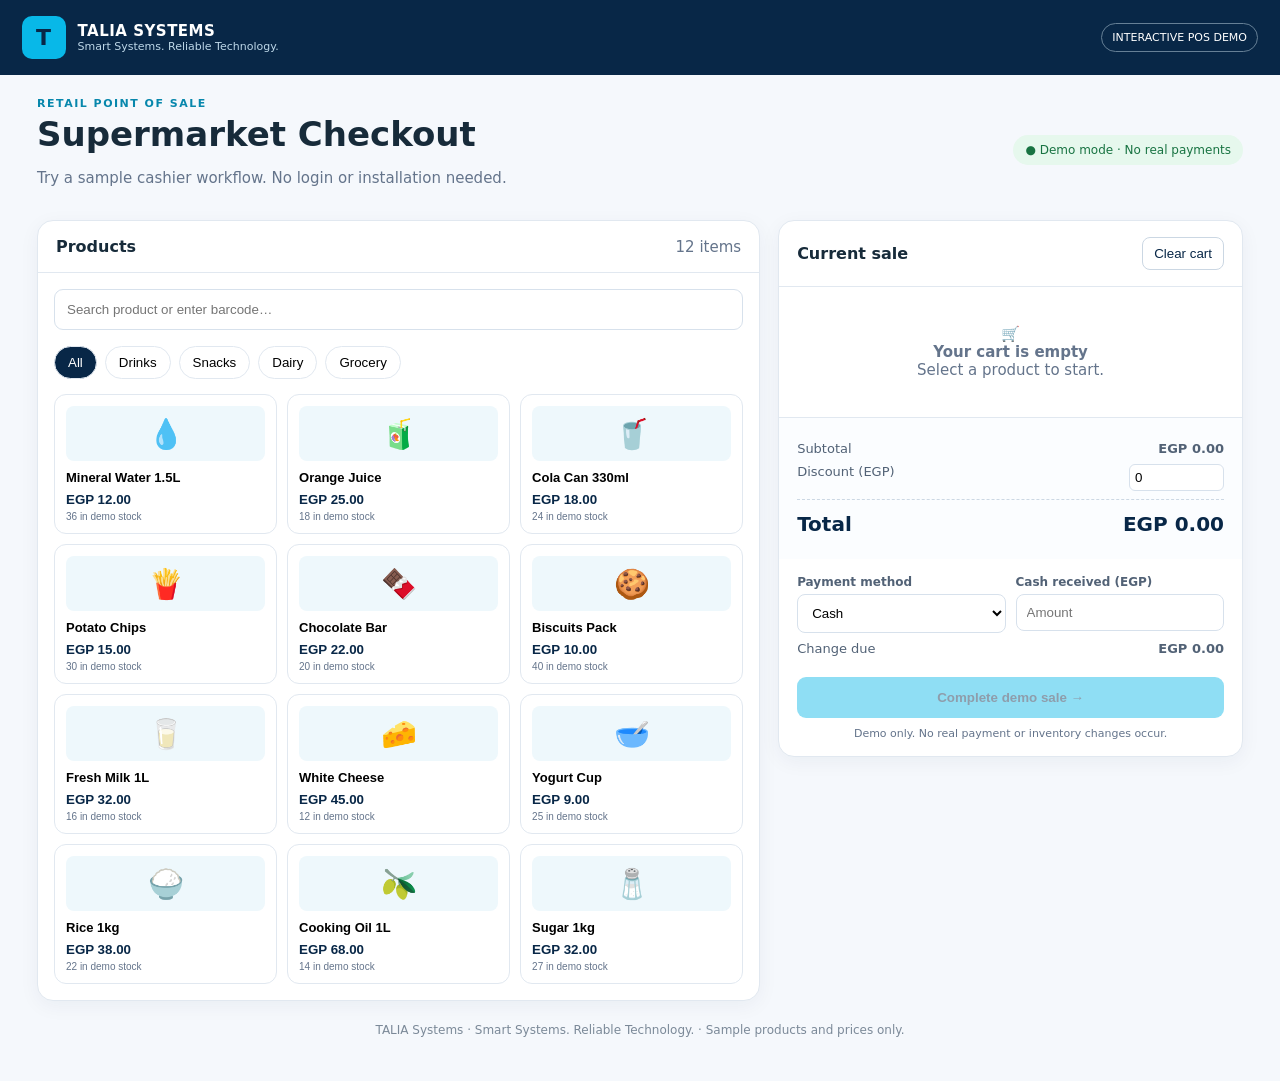
<file: talia_systems_pos_demo.html>
<!doctype html>
<html lang="en">
<head>
<meta charset="utf-8"><meta name="viewport" content="width=device-width,initial-scale=1">
<title>TALIA Systems POS Demo</title>
<style>
:root{--navy:#082747;--cyan:#08B8E8;--bg:#F5F8FC;--ink:#172B3A;--muted:#64748B;--line:#e1e8f0}
*{box-sizing:border-box}body{margin:0;background:var(--bg);color:var(--ink);font:15px system-ui,Arial,sans-serif}.top{background:var(--navy);color:white;padding:16px 22px;display:flex;justify-content:space-between;align-items:center}.brand{display:flex;align-items:center;gap:12px;font-weight:800;letter-spacing:.5px}.logo{background:var(--cyan);color:var(--navy);border-radius:10px;padding:9px 14px;font-size:22px}.tag{font-size:11px;color:#bdd7e8;font-weight:400;letter-spacing:0}.pill{border:1px solid #668096;border-radius:20px;padding:7px 10px;font-size:11px}.wrap{max-width:1250px;margin:auto;padding:22px}.intro{display:flex;justify-content:space-between;align-items:center;gap:16px;margin-bottom:18px}.intro h1{margin:4px 0;font-size:clamp(24px,4vw,34px)}.intro p,.muted{color:var(--muted)}.eyebrow{color:#0787ac;font-size:11px;font-weight:800;letter-spacing:1.5px}.status{background:#e6f8ed;color:#187342;padding:8px 12px;border-radius:20px;font-size:12px;white-space:nowrap}.layout{display:grid;grid-template-columns:1.4fr .9fr;gap:18px;align-items:start}.panel{background:white;border:1px solid var(--line);border-radius:16px;overflow:hidden;box-shadow:0 5px 20px #0827470d}.head{padding:16px 18px;border-bottom:1px solid var(--line);display:flex;justify-content:space-between;align-items:center}.head h2{font-size:16px;margin:0}.search{width:calc(100% - 32px);margin:16px;border:1px solid #d7e1ec;border-radius:9px;padding:12px}.cats{display:flex;gap:8px;overflow:auto;padding:0 16px 15px}.cat{white-space:nowrap;border:1px solid var(--line);background:white;border-radius:30px;padding:8px 13px;cursor:pointer}.cat.active{background:var(--navy);color:white}.products{padding:0 16px 16px;display:grid;grid-template-columns:repeat(3,minmax(0,1fr));gap:10px}.product{background:white;border:1px solid var(--line);border-radius:12px;padding:11px;text-align:left;cursor:pointer}.product:hover{border-color:var(--cyan);box-shadow:0 4px 14px #08274712}.emoji{height:55px;background:#eef8fc;border-radius:8px;display:grid;place-items:center;font-size:29px;margin-bottom:9px}.pname{font-size:13px;font-weight:700}.price{font-weight:800;color:var(--navy);margin-top:7px}.stock{font-size:10px;color:var(--muted);margin-top:4px}.cart{padding:0 17px}.cartrow{padding:13px 0;border-bottom:1px solid #edf1f5;display:grid;grid-template-columns:1fr auto;gap:8px}.item{font-size:13px;font-weight:700}.qty{display:flex;gap:8px;align-items:center;margin-top:8px}.qty button{width:25px;height:25px;border:1px solid var(--line);background:#f8fafc;border-radius:6px;cursor:pointer}.remove{border:0;background:none;color:#b91c1c;cursor:pointer}.empty{text-align:center;padding:38px 10px;color:var(--muted)}.summary{background:#fbfdff;border-top:1px solid var(--line);padding:15px 18px}.sum{display:flex;justify-content:space-between;margin:8px 0;color:#526276;font-size:13px}.total{border-top:1px dashed #ccd8e4;padding-top:12px;color:var(--navy);font-size:20px;font-weight:800}.checkout{padding:16px 18px}.fields{display:grid;grid-template-columns:1fr 1fr;gap:10px}.fieldlabel{display:block;font-size:12px;font-weight:700;margin-bottom:5px;color:#526276}.field{width:100%;padding:10px;border:1px solid #d7e1ec;border-radius:8px;background:white}.primary{background:var(--cyan);color:var(--navy);font-weight:800;border:0;border-radius:9px;padding:13px;width:100%;margin-top:13px;cursor:pointer}.primary:disabled{opacity:.45;cursor:not-allowed}.secondary{border:1px solid #cbd7e3;background:white;color:var(--navy);border-radius:8px;padding:8px 11px;cursor:pointer}.note{text-align:center;color:var(--muted);font-size:11px;margin-top:9px}.footer{text-align:center;color:#7b8998;font-size:12px;padding:22px}.toast{display:none;position:fixed;bottom:20px;left:50%;transform:translateX(-50%);background:var(--navy);color:white;padding:12px 18px;border-radius:10px}.backdrop{display:none;position:fixed;inset:0;background:#061b30a8;place-items:center;padding:15px}.modal{background:white;border-radius:15px;padding:22px;width:min(440px,100%)}.receipt{white-space:pre-wrap;background:#f8fafc;border:1px dashed #bac8d6;padding:15px;font:12px/1.6 monospace;margin:15px 0}.actions{display:flex;gap:10px}.actions>*{flex:1}@media(max-width:800px){.layout{grid-template-columns:1fr}.intro{align-items:flex-start;flex-direction:column}}@media(max-width:520px){.wrap{padding:12px}.products{grid-template-columns:repeat(2,minmax(0,1fr));padding:0 12px 12px}.search{width:calc(100% - 24px);margin:12px}.cats{padding:0 12px 12px}.head{padding:14px 12px}.cart,.checkout{padding-left:12px;padding-right:12px}.summary{padding:14px 12px}.pill{font-size:10px}}
</style></head>
<body>
<header class="top"><div class="brand"><span class="logo">T</span><div>TALIA SYSTEMS<div class="tag">Smart Systems. Reliable Technology.</div></div></div><span class="pill">INTERACTIVE POS DEMO</span></header>
<main class="wrap"><div class="intro"><div><div class="eyebrow">RETAIL POINT OF SALE</div><h1>Supermarket Checkout</h1><p class="muted">Try a sample cashier workflow. No login or installation needed.</p></div><div class="status">● Demo mode · No real payments</div></div>
<div class="layout"><section class="panel"><div class="head"><h2>Products</h2><span class="muted" id="count">12 items</span></div><input class="search" id="search" placeholder="Search product or enter barcode…" aria-label="Search products"><div class="cats" id="cats"></div><div class="products" id="products"></div></section>
<section class="panel"><div class="head"><h2>Current sale</h2><button class="secondary" id="clear">Clear cart</button></div><div class="cart" id="cart"><div class="empty">🛒<br><b>Your cart is empty</b><br>Select a product to start.</div></div><div class="summary"><div class="sum"><span>Subtotal</span><b id="subtotal">EGP 0.00</b></div><div class="sum"><label for="discount">Discount (EGP)</label><input id="discount" type="number" min="0" value="0" style="width:95px;padding:5px;border:1px solid #d7e1ec;border-radius:6px"></div><div class="sum total"><span>Total</span><span id="total">EGP 0.00</span></div></div><div class="checkout"><div class="fields"><div><label class="fieldlabel" for="method">Payment method</label><select class="field" id="method"><option>Cash</option><option>Card (demo)</option><option>Wallet (demo)</option></select></div><div><label class="fieldlabel" for="cash">Cash received (EGP)</label><input class="field" id="cash" type="number" min="0" placeholder="Amount"></div></div><div class="sum"><span>Change due</span><b id="change">EGP 0.00</b></div><button class="primary" id="checkout" disabled>Complete demo sale →</button><div class="note">Demo only. No real payment or inventory changes occur.</div></div></section></div><div class="footer">TALIA Systems · Smart Systems. Reliable Technology. · Sample products and prices only.</div></main>
<div class="toast" id="toast" role="status"></div><div class="backdrop" id="backdrop" role="dialog" aria-modal="true"><div class="modal"><h2 style="margin:0;color:#082747">Sale completed!</h2><div class="muted">Sample receipt — demonstration only.</div><div class="receipt" id="receipt"></div><div class="actions"><button class="secondary" id="new">New sale</button><button class="primary" style="margin:0" id="print">Print receipt</button></div></div></div>
<script>
const items=[
[1,"Mineral Water 1.5L","Drinks",12,"622100100001","💧",36],[2,"Orange Juice","Drinks",25,"622100100002","🧃",18],[3,"Cola Can 330ml","Drinks",18,"622100100003","🥤",24],
[4,"Potato Chips","Snacks",15,"622100100004","🍟",30],[5,"Chocolate Bar","Snacks",22,"622100100005","🍫",20],[6,"Biscuits Pack","Snacks",10,"622100100006","🍪",40],
[7,"Fresh Milk 1L","Dairy",32,"622100100007","🥛",16],[8,"White Cheese","Dairy",45,"622100100008","🧀",12],[9,"Yogurt Cup","Dairy",9,"622100100009","🥣",25],
[10,"Rice 1kg","Grocery",38,"622100100010","🍚",22],[11,"Cooking Oil 1L","Grocery",68,"622100100011","🫒",14],[12,"Sugar 1kg","Grocery",32,"622100100012","🧂",27]];
const cats=["All","Drinks","Snacks","Dairy","Grocery"],cart=new Map();let active="All",receiptText="";
const $=id=>document.getElementById(id),money=n=>"EGP "+Number(n).toFixed(2);
function drawCats(){$("cats").innerHTML=cats.map(c=>`<button class="cat ${active===c?"active":""}" data-cat="${c}">${c}</button>`).join("");document.querySelectorAll("[data-cat]").forEach(b=>b.onclick=()=>{active=b.dataset.cat;drawCats();drawProducts()})}
function drawProducts(){let q=$("search").value.toLowerCase().trim(),list=items.filter(p=>(active==="All"||p[2]===active)&&(!q||p[1].toLowerCase().includes(q)||p[4].includes(q)));$("count").textContent=list.length+" items";$("products").innerHTML=list.map(p=>`<button class="product" data-add="${p[0]}"><div class="emoji">${p[5]}</div><div class="pname">${p[1]}</div><div class="price">${money(p[3])}</div><div class="stock">${p[6]} in demo stock</div></button>`).join("")||'<p class="muted">No products found.</p>';document.querySelectorAll("[data-add]").forEach(b=>b.onclick=()=>add(+b.dataset.add))}
function add(id){let p=items.find(x=>x[0]===id),r=cart.get(id)||{p,qty:0};if(r.qty>=p[6])return toast("Demo stock limit reached");r.qty++;cart.set(id,r);drawCart();toast(p[1]+" added")}
function qty(id,d){let r=cart.get(id);if(!r)return;r.qty+=d;if(r.qty<=0)cart.delete(id);else if(r.qty>r.p[6])r.qty=r.p[6];drawCart()}
function calc(){let sub=[...cart.values()].reduce((s,r)=>s+r.p[3]*r.qty,0),discount=Math.min(sub,Math.max(0,+$("discount").value||0));return{sub,discount,total:sub-discount}}
function drawCart(){let rows=[...cart.values()];$("cart").innerHTML=rows.length?rows.map(r=>`<div class="cartrow"><div><div class="item">${r.p[5]} ${r.p[1]}</div><div class="muted">${money(r.p[3])} each</div><div class="qty"><button data-q="${r.p[0]}" data-d="-1">−</button><b>${r.qty}</b><button data-q="${r.p[0]}" data-d="1">+</button><button class="remove" data-r="${r.p[0]}">Remove</button></div></div><b>${money(r.qty*r.p[3])}</b></div>`).join(""):'<div class="empty">🛒<br><b>Your cart is empty</b><br>Select a product to start.</div>';document.querySelectorAll("[data-q]").forEach(b=>b.onclick=()=>qty(+b.dataset.q,+b.dataset.d));document.querySelectorAll("[data-r]").forEach(b=>b.onclick=()=>{cart.delete(+b.dataset.r);drawCart()});let t=calc();$("subtotal").textContent=money(t.sub);$("total").textContent=money(t.total);updatePay()}
function updatePay(){let t=calc(),cash=Math.max(0,+$("cash").value||0),isCash=$("method").value==="Cash";$("cash").disabled=!isCash;if(!isCash)$("cash").value="";cash=Math.max(0,+$("cash").value||0);$("change").textContent=money(Math.max(0,cash-t.total));$("checkout").disabled=!cart.size||(isCash&&cash<t.total)}
function toast(s){$("toast").textContent=s;$("toast").style.display="block";clearTimeout(window.tt);window.tt=setTimeout(()=>$("toast").style.display="none",1800)}
function complete(){let t=calc(),cash=+$("cash").value||0,method=$("method").value;if(!cart.size||(method==="Cash"&&cash<t.total))return;let id="DEMO-"+String(Date.now()).slice(-6);receiptText=`          TALIA SYSTEMS\n       SUPERMARKET POS DEMO\n--------------------------------\nReceipt: ${id}\nDate: ${new Date().toLocaleString()}\n--------------------------------\n${[...cart.values()].map(r=>`${r.p[1]}\n ${r.qty} x ${money(r.p[3])} = ${money(r.qty*r.p[3])}`).join("\n")}\n--------------------------------\nSubtotal: ${money(t.sub)}\nDiscount: ${money(t.discount)}\nTOTAL:    ${money(t.total)}\nPayment: ${method}\n${method==="Cash"?"Received: "+money(cash)+"\nChange:   "+money(cash-t.total):"Payment simulated"}\n--------------------------------\n     DEMONSTRATION ONLY\n          Thank you!`; $("receipt").textContent=receiptText;$("backdrop").style.display="grid"}
function reset(){cart.clear();$("discount").value=0;$("cash").value="";$("method").value="Cash";$("backdrop").style.display="none";drawCart()}
$("search").oninput=drawProducts;$("discount").oninput=drawCart;$("cash").oninput=updatePay;$("method").onchange=updatePay;$("clear").onclick=()=>{cart.clear();drawCart();toast("Cart cleared")};$("checkout").onclick=complete;$("new").onclick=reset;
$("print").onclick=()=>{let w=window.open("","_blank","width=420,height=650");if(!w){toast("Allow pop-ups to print the sample receipt.");return}let safe=receiptText.replace(/&/g,"&amp;").replace(/</g,"&lt;").replace(/>/g,"&gt;");w.document.write("<title>Demo receipt</title><pre style='font:12px monospace;white-space:pre-wrap'>"+safe+"</pre>");w.document.close();w.print()};
drawCats();drawProducts();drawCart();
</script></body></html>
</file>
<file: assets/css/style.css>
:root{--navy:#082747;--cyan:#08B8E8;--white:#fff;--bg:#F5F8FC;--ink:#172B3A;--mut:#64748B;--line:#dbe4ee;--cyan-d:#0a7fa3;--r:10px}
*{box-sizing:border-box}html{scroll-behavior:smooth;scroll-padding-top:84px}
body{margin:0;font:1rem/1.65 "Segoe UI",system-ui,-apple-system,"Helvetica Neue",Arial,sans-serif;color:var(--ink);background:var(--white);-webkit-text-size-adjust:100%}
img,svg{max-width:100%}a{color:var(--cyan-d);text-underline-offset:3px}a:hover{color:var(--navy)}
:focus-visible{outline:3px solid var(--cyan);outline-offset:3px;border-radius:4px}
.sr,.skip:not(:focus){position:absolute;width:1px;height:1px;overflow:hidden;clip:rect(0 0 0 0);white-space:nowrap}
.skip:focus{position:fixed;top:8px;left:8px;z-index:99;background:var(--white);padding:.6rem 1rem;border-radius:6px}
.wrap{width:min(1120px,100% - 2.5rem);margin-inline:auto}
h1,h2,h3{font-weight:700;line-height:1.15;letter-spacing:-.02em;color:var(--navy);margin:0 0 .6em}
h1{font-size:clamp(2.2rem,5.5vw,3.8rem)}h2{font-size:clamp(1.6rem,3vw,2.2rem)}h3{font-size:1.1rem;letter-spacing:-.01em}
p{margin:0 0 1em;max-width:68ch}.lead{font-size:1.2rem;max-width:56ch}.mut,.sub{color:var(--mut)}
.top{position:sticky;top:0;z-index:20;background:rgba(255,255,255,.96);border-bottom:1px solid var(--line);backdrop-filter:blur(8px)}
.bar{display:flex;align-items:center;justify-content:space-between;min-height:68px;gap:1rem}
.brand{display:flex;align-items:center;gap:.6rem;text-decoration:none;color:var(--navy);font-size:1.15rem;font-weight:600;letter-spacing:.01em}.brand b{color:var(--cyan-d);font-weight:600}.mark{width:36px;height:36px;flex:none}
.menu{display:flex;align-items:center;gap:1.4rem}.menu ul{display:flex;gap:1.3rem;list-style:none;margin:0;padding:0}
.menu a:not(.btn){color:var(--ink);text-decoration:none;padding:.3rem 0;border-bottom:2px solid transparent}
.menu a:not(.btn):hover,.menu a[aria-current]{border-color:var(--cyan);color:var(--navy)}
.burger{display:none;background:none;border:1px solid var(--line);border-radius:8px;width:44px;height:44px;padding:11px;cursor:pointer}
.burger i{display:block;height:2px;background:var(--navy);margin:5px 0;transition:transform .2s}
.btn{display:inline-block;background:var(--cyan);color:var(--navy);font-weight:700;text-decoration:none;padding:.8rem 1.4rem;border-radius:8px;border:2px solid var(--cyan);cursor:pointer;font:inherit;font-weight:700;transition:background .2s,color .2s}
.btn:hover{background:var(--white);color:var(--navy)}.btn-s{padding:.55rem 1rem;font-size:.95rem}
.btn-g{background:transparent;color:var(--white);border-color:rgba(255,255,255,.5)}.btn-g:hover{background:var(--white);color:var(--navy)}
.btn-d{background:var(--navy);color:var(--white);border-color:var(--navy)}.btn-d:hover{background:var(--white);color:var(--navy)}
.acts{display:flex;flex-wrap:wrap;gap:.8rem;margin-top:1.6rem}
.hero{background:var(--navy);color:var(--white);padding:clamp(3rem,8vw,6rem) 0;background-image:linear-gradient(rgba(8,184,232,.07) 1px,transparent 1px),linear-gradient(90deg,rgba(8,184,232,.07) 1px,transparent 1px);background-size:44px 44px}
.hero h1,.hero .lead{color:var(--white)}.hero .lead{color:#cfe3f2}
.hgrid{display:grid;grid-template-columns:1.2fr .8fr;gap:3rem;align-items:center}.rack{width:100%;max-width:380px;justify-self:center}
.led{animation:blink 2.4s infinite}.l1{animation-delay:.6s}.l2{animation-delay:1.2s}.l3{animation-delay:1.8s}
@keyframes blink{0%,60%,100%{opacity:1}75%{opacity:.2}}
.sec{padding:clamp(3rem,7vw,5rem) 0}.alt{background:var(--bg)}
.two{display:grid;grid-template-columns:1fr 1.3fr;gap:3rem}
.cards{list-style:none;margin:2rem 0 0;padding:0;display:grid;grid-template-columns:repeat(auto-fill,minmax(250px,1fr));gap:1px;background:var(--line);border:1px solid var(--line);border-radius:var(--r);overflow:hidden}
.cards li{background:var(--white);padding:1.4rem;border-top:3px solid transparent;transition:border-color .2s}.cards li:hover,.cards li:focus-within{border-top-color:var(--cyan)}
.cards a{color:var(--navy);text-decoration:none}.cards a:hover{text-decoration:underline}.cards p{color:var(--mut);margin:0;font-size:.95rem}
.more{margin-top:2rem}
.diff{list-style:none;padding:0;margin:2rem 0 0;display:grid;grid-template-columns:repeat(auto-fit,minmax(240px,1fr));gap:2rem}
.diff li{border-left:4px solid var(--cyan);padding-left:1.1rem}.diff p{color:var(--mut);margin:0}
.steps{list-style:none;counter-reset:s;padding:0;margin:2rem 0 0;display:grid;grid-template-columns:repeat(auto-fit,minmax(210px,1fr));gap:1.5rem}
.steps li{counter-increment:s;position:relative;padding-top:3.2rem}.steps li:before{content:counter(s);position:absolute;top:0;left:0;width:2.4rem;height:2.4rem;border-radius:50%;background:var(--navy);color:var(--cyan);font-weight:700;display:grid;place-items:center}
.steps li:after{content:"";position:absolute;top:1.2rem;left:3rem;right:-1rem;height:2px;background:var(--line)}.steps li:last-child:after{display:none}.steps p{color:var(--mut);margin:0}
.cta{background:var(--navy);color:var(--white);text-align:center;padding:clamp(3rem,7vw,4.5rem) 0}.cta h2{color:var(--white)}.cta p{margin-inline:auto;color:#cfe3f2}
.phead{background:var(--navy);padding:clamp(2.5rem,6vw,4rem) 0;color:var(--white)}.phead h1{color:var(--white);margin-bottom:.4em}.phead .lead{color:#cfe3f2;margin:0}
.svcs{padding-block:2rem 4rem}.svc{display:grid;grid-template-columns:1.3fr 1fr;gap:2.5rem;padding:2.2rem 0;border-bottom:1px solid var(--line)}.svc:last-child{border:0}
.svc ul{list-style:none;margin:0;padding:1.2rem 1.4rem;background:var(--bg);border-radius:var(--r);align-self:start}
.svc li{padding:.45rem 0 .45rem 1.5rem;position:relative}.svc li:before{content:"";position:absolute;left:0;top:1.05em;width:.7rem;height:2px;background:var(--cyan)}
.cgrid{display:grid;grid-template-columns:1fr 1.2fr;gap:3rem}.det dt{font-weight:700;color:var(--navy);margin-top:1rem}.det dd{margin:0}
.ph {
    background: transparent;
    color: inherit;
    padding: 0;
    border-radius: 0;
    font-size: .95em;
}
.note{background:var(--bg);border-left:4px solid var(--cyan);padding:.8rem 1rem;font-size:.95rem}
.fld{margin-bottom:1.1rem}label{display:block;font-weight:600;margin-bottom:.3rem;color:var(--navy)}
input,select,textarea{width:100%;font:inherit;color:var(--ink);padding:.7rem .8rem;border:1.5px solid #9fb1c4;border-radius:8px;background:var(--white)}
input[aria-invalid=true],textarea[aria-invalid=true]{border-color:#b42318}.err{display:block;color:#b42318;font-size:.9rem;min-height:0}
#fstatus{margin-top:1rem}#fstatus .ok,#fstatus .warn{padding:.9rem 1rem;border-radius:8px;max-width:60ch}#fstatus .ok{background:#e7f7fc;border:1px solid var(--cyan)}#fstatus .warn{background:#fff3c4}
.nf{text-align:center;padding:clamp(4rem,12vw,8rem) 0}.nf .big{font-size:clamp(5rem,18vw,10rem);font-weight:800;color:var(--navy);line-height:1;margin:0 auto;letter-spacing:-.05em;border-bottom:6px solid var(--cyan);display:inline-block}.nf .lead{margin-inline:auto}.nf .acts{justify-content:center}.nf .btn-g{color:var(--navy);border-color:var(--navy)}
.foot{background:#05192f;color:#b9cadb;padding-top:3rem}.foot a{color:#b9cadb}.foot a:hover{color:var(--cyan)}.foot h2{font-size:1rem;color:var(--white)}
.brand-l{color:var(--white)}.brand-l b{color:var(--cyan)}.foot .mut{color:#8aa0b6}.foot ul{list-style:none;padding:0;margin:0}.foot li{margin-bottom:.4rem}
.fgrid{display:grid;grid-template-columns:1.5fr 1fr 1fr;gap:2rem}.legal{border-top:1px solid #16304d;margin-top:2rem;padding-block:1.2rem;font-size:.9rem}
@media(max-width:860px){.hgrid,.two,.svc,.cgrid,.fgrid{grid-template-columns:1fr;gap:1.5rem}.rack{max-width:260px}.steps li:after{display:none}
.burger{display:block}.menu{display:none;position:absolute;left:0;right:0;top:100%;background:var(--white);border-bottom:1px solid var(--line);flex-direction:column;align-items:stretch;padding:1rem 1.25rem 1.4rem;gap:1rem}
.menu.open{display:flex}.menu ul{flex-direction:column;gap:.4rem}.menu a:not(.btn){display:block;padding:.6rem 0}.btn-s{text-align:center}
.burger[aria-expanded=true] i:nth-of-type(1){transform:translateY(7px) rotate(45deg)}.burger[aria-expanded=true] i:nth-of-type(2){opacity:0}.burger[aria-expanded=true] i:nth-of-type(3){transform:translateY(-7px) rotate(-45deg)}}
@media(prefers-reduced-motion:reduce){*,*:before,*:after{animation:none!important;transition:none!important;scroll-behavior:auto!important}}
</file>
